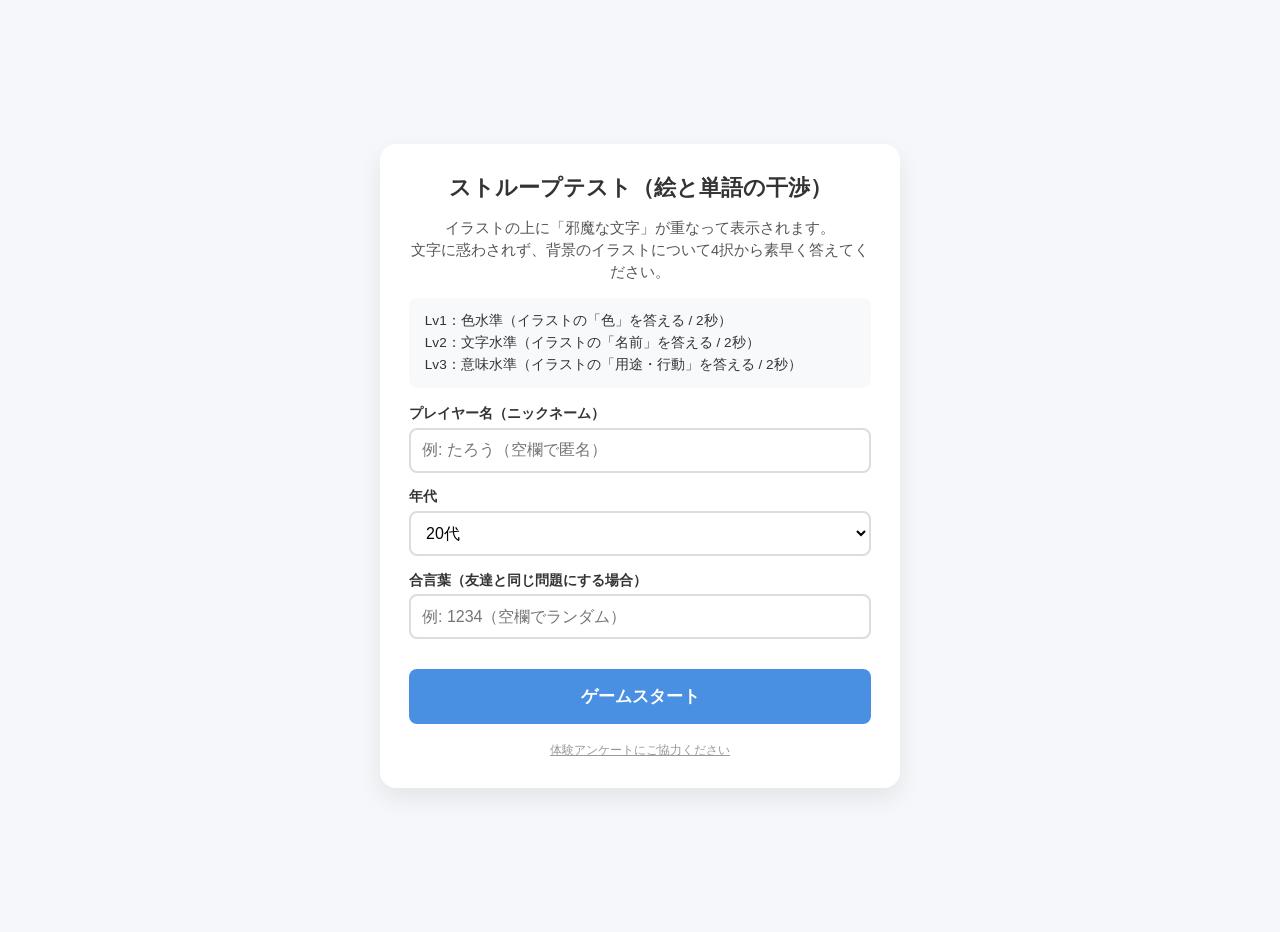
<file: stroop/index.html>
<!DOCTYPE html>
<html lang="ja">
<head>
  <meta charset="UTF-8">
  <meta name="viewport" content="width=device-width, initial-scale=1.0">
  <title>ストループテスト（統制実験・統計版）</title>
  <style>
    :root {
      --primary: #4a90e2;
      --bg: #f5f7fa;
      --card: #ffffff;
      --text: #333333;
      --danger: #e74c3c;
      --success: #2ecc71;
    }
    body {
      font-family: 'Helvetica Neue', Arial, 'Hiragino Kaku Gothic ProN', 'Hiragino Sans', Meiryo, sans-serif;
      background-color: var(--bg);
      color: var(--text);
      margin: 0;
      padding: 1rem 0;
      display: flex;
      justify-content: center;
      align-items: center;
      min-height: 100vh;
    }
    .container {
      background: var(--card);
      width: 92%;
      max-width: 520px;
      padding: 1.8rem;
      border-radius: 16px;
      box-shadow: 0 10px 25px rgba(0,0,0,0.08);
      text-align: center;
      box-sizing: border-box;
    }
    .screen {
      display: none;
    }
    .screen.active {
      display: block;
    }
    h1 {
      font-size: 1.35rem;
      margin-top: 0;
      margin-bottom: 0.8rem;
    }
    h2 {
      font-size: 1.15rem;
      margin-top: 1.5rem;
      margin-bottom: 0.5rem;
    }
    p {
      line-height: 1.5;
      color: #555;
      font-size: 0.92rem;
    }
    .input-group {
      margin: 0.9rem 0;
      text-align: left;
    }
    .input-group label {
      display: block;
      margin-bottom: 0.3rem;
      font-weight: bold;
      font-size: 0.88rem;
    }
    input[type="text"], select {
      padding: 0.7rem;
      font-size: 1rem;
      border: 2px solid #ddd;
      border-radius: 8px;
      width: 100%;
      box-sizing: border-box;
      background-color: #fff;
    }
    .btn {
      background-color: var(--primary);
      color: white;
      border: none;
      padding: 1rem 2rem;
      font-size: 1.05rem;
      border-radius: 8px;
      cursor: pointer;
      transition: opacity 0.2s, transform 0.1s;
      width: 100%;
      margin-top: 1rem;
      font-weight: bold;
    }
    .btn:active {
      transform: scale(0.98);
    }
    .btn:hover {
      opacity: 0.9;
    }
    .status-bar {
      display: flex;
      justify-content: space-between;
      font-weight: bold;
      margin-bottom: 0.5rem;
      font-size: 0.95rem;
    }
    .timer-bar-container {
      width: 100%;
      height: 10px;
      background-color: #eee;
      border-radius: 5px;
      overflow: hidden;
      margin-bottom: 1rem;
    }
    .timer-bar {
      height: 100%;
      background-color: var(--primary);
      width: 100%;
      transition: width 0.05s linear;
    }
    .rule-badge {
      display: inline-block;
      background: #eef5ff;
      color: var(--primary);
      padding: 0.4rem 0.9rem;
      border-radius: 20px;
      font-weight: bold;
      margin-bottom: 1rem;
      font-size: 0.88rem;
    }
    .stimulus-area {
      height: 175px;
      display: flex;
      justify-content: center;
      align-items: center;
      margin-bottom: 1.2rem;
      position: relative;
      background: #fafafa;
      border-radius: 12px;
      border: 1px solid #eee;
      overflow: hidden;
    }
    .stimulus-icon {
      font-size: 6rem;
      user-select: none;
    }
    .stimulus-img {
      max-height: 145px;
      max-width: 100%;
      object-fit: contain;
    }
    .stroop-word {
      position: absolute;
      top: 50%;
      left: 50%;
      transform: translate(-50%, -50%);
      font-size: 1.9rem;
      font-weight: 900;
      color: #111111;
      background-color: rgba(255, 255, 255, 0.85);
      padding: 0.2rem 0.8rem;
      border-radius: 6px;
      border: 2px solid #222;
      white-space: nowrap;
      pointer-events: none;
      user-select: none;
      box-shadow: 0 4px 10px rgba(0,0,0,0.15);
    }
    .choices-grid {
      display: grid;
      grid-template-columns: 1fr 1fr;
      gap: 10px;
    }
    .choice-btn {
      background: #f8f9fa;
      border: 2px solid #dee2e6;
      padding: 0.95rem 0.4rem;
      font-size: 0.98rem;
      border-radius: 10px;
      cursor: pointer;
      color: var(--text);
      font-weight: bold;
      transition: all 0.15s;
      min-height: 54px;
      display: flex;
      justify-content: center;
      align-items: center;
    }
    .choice-btn:hover:not(:disabled) {
      background: #e9ecef;
    }
    .choice-btn:disabled {
      cursor: not-allowed;
    }
    /* 解答後の正解・干渉ワードハイライト用 */
    .choice-btn.correct-highlight {
      background-color: #d4edda !important;
      border-color: var(--success) !important;
      color: #155724 !important;
    }
    .choice-btn.wrong-highlight {
      background-color: #f8d7da !important;
      border-color: var(--danger) !important;
      color: #721c24 !important;
    }
    .feedback-overlay {
      position: absolute;
      font-size: 4.5rem;
      font-weight: bold;
      pointer-events: none;
      opacity: 0;
      transition: opacity 0.15s;
      z-index: 10;
      text-shadow: 0 2px 6px rgba(255,255,255,0.9);
    }
    .result-table {
      width: 100%;
      border-collapse: collapse;
      margin: 0.8rem 0;
      font-size: 0.84rem;
    }
    .result-table th, .result-table td {
      border: 1px solid #ddd;
      padding: 0.55rem 0.2rem;
      text-align: center;
    }
    .result-table th {
      background-color: #f2f4f8;
    }
    .info-box {
      font-size: 0.88rem;
      color: #444;
      margin-bottom: 1rem;
      background: #f8f9fa;
      padding: 0.8rem;
      border-radius: 8px;
      text-align: left;
      line-height: 1.6;
    }
    .tab-group {
      display: flex;
      gap: 8px;
      margin-bottom: 0.5rem;
    }
    .tab-btn {
      flex: 1;
      padding: 0.5rem;
      font-size: 0.85rem;
      border: 1px solid var(--primary);
      background: #fff;
      color: var(--primary);
      border-radius: 6px;
      cursor: pointer;
      font-weight: bold;
    }
    .tab-btn.active {
      background: var(--primary);
      color: #fff;
    }
  </style>
</head>
<body>

<div class="container">
  <!-- 1. タイトル画面 -->
  <div id="screen-start" class="screen active">
    <h1>ストループテスト（絵と単語の干渉）</h1>
    <p>イラストの上に「邪魔な文字」が重なって表示されます。<br>文字に惑わされず、背景のイラストについて4択から素早く答えてください。</p>
    <div style="text-align: left; background: #f8f9fa; padding: 0.8rem 1rem; border-radius: 8px; font-size: 0.85rem; margin-bottom: 1rem; line-height: 1.6;">
      <div>Lv1：色水準（イラストの「色」を答える / 2秒）</div>
      <div>Lv2：文字水準（イラストの「名前」を答える / 2秒）</div>
      <div>Lv3：意味水準（イラストの「用途・行動」を答える / 2秒）</div>
    </div>
    
    <div class="input-group">
      <label for="player-name">プレイヤー名（ニックネーム）</label>
      <input type="text" id="player-name" placeholder="例: たろう（空欄で匿名）">
    </div>

    <div class="input-group">
      <label for="player-age">年代</label>
      <select id="player-age">
        <option value="1桁代">1桁代（0〜9歳）</option>
        <option value="10代">10代</option>
        <option value="20代" selected>20代</option>
        <option value="30代">30代</option>
        <option value="40代">40代</option>
        <option value="50代">50代</option>
        <option value="60代">60代</option>
        <option value="70代">70代</option>
        <option value="80代">80代</option>
        <option value="90代">90代</option>
        <option value="100代">100代以上</option>
      </select>
    </div>

    <div class="input-group">
      <label for="seed-input">合言葉（友達と同じ問題にする場合）</label>
      <input type="text" id="seed-input" placeholder="例: 1234（空欄でランダム）">
    </div>

    <button class="btn" onclick="initGame()">ゲームスタート</button>
    <div style="text-align:center;margin-top:18px;font-size:12px;color:#999;">
      <a href="https://docs.google.com/forms/d/e/1FAIpQLSe8vPjZp2uQzX22AscFTMUvPbkRwTQoIliISU3TQTIvAKB43w/viewform" target="_blank" rel="noopener" style="color:#999;text-decoration:underline;">体験アンケートにご協力ください</a>
    </div>
  </div>

  <!-- 2. レベル案内画面 -->
  <div id="screen-intro" class="screen">
    <h2 id="intro-title">Lv1</h2>
    <p id="intro-desc">説明</p>
    <p style="font-size: 0.85rem; color: #666;">※上に重なっている文字は無視してください！</p>
    <p id="intro-time" style="font-weight:bold; color: var(--danger);"></p>
    <button class="btn" onclick="startLevel()">スタート</button>
  </div>

  <!-- 3. ゲームプレイ画面 -->
  <div id="screen-play" class="screen">
    <div class="status-bar">
      <span id="play-level">Lv1</span>
      <span id="play-progress">1 / 10</span>
    </div>
    <div class="timer-bar-container">
      <div id="timer-bar" class="timer-bar"></div>
    </div>
    <div id="play-rule" class="rule-badge">ルール</div>
    <div class="stimulus-area">
      <div id="stimulus-content"></div>
      <div id="stroop-word" class="stroop-word"></div>
      <div id="feedback" class="feedback-overlay"></div>
    </div>
    <div id="choices" class="choices-grid"></div>
  </div>

  <!-- 4. リザルト画面 -->
  <div id="screen-result" class="screen">
    <h1>実験結果・統計</h1>
    <div id="result-meta" class="info-box"></div>
    
    <h2>あなたの記録</h2>
    <table class="result-table">
      <thead>
        <tr>
          <th>レベル</th>
          <th>正解数</th>
          <th>平均反応時間</th>
          <th>文字につられた数</th>
        </tr>
      </thead>
      <tbody id="result-tbody"></tbody>
    </table>

    <h2>オンライン統計・ランキング</h2>
    <div id="online-status" style="font-size:0.9rem; color:#666; margin: 1rem 0;">データを送信・集計中...</div>
    
    <div id="global-stats-area" style="display:none;">
      <div id="global-stats-box" class="info-box"></div>
      
      <div class="tab-group">
        <button id="tab-all" class="tab-btn active" onclick="switchRankingTab('all')">全体ランキング</button>
        <button id="tab-seed" class="tab-btn" onclick="switchRankingTab('seed')">同じ合言葉のみ</button>
      </div>

      <table class="result-table">
        <thead>
          <tr>
            <th>順位</th>
            <th>名前(年代)</th>
            <th>正解</th>
            <th>平均時間</th>
            <th>合言葉</th>
          </tr>
        </thead>
        <tbody id="ranking-tbody"></tbody>
      </table>
    </div>

    <button class="btn" onclick="resetGame()">タイトルへ戻る</button>
    <div style="text-align:center;margin-top:18px;font-size:12px;color:#999;">
      <a href="https://docs.google.com/forms/d/e/1FAIpQLSe8vPjZp2uQzX22AscFTMUvPbkRwTQoIliISU3TQTIvAKB43w/viewform" target="_blank" rel="noopener" style="color:#999;text-decoration:underline;">体験アンケートにご協力ください</a>
    </div>
  </div>
</div>

<script>
  // ★ここにGASの「ウェブアプリのURL」を貼り付けてください★
  const GAS_URL = "https://script.google.com/macros/s/AKfycbzH0PKaNkT91EBtvOpBeYo-M4rYh-qdX8CW-h9tJryxEOkjSNLIdUeatIrRHNW1wZr2/exec";

  // 問題データベース
  const ITEM_POOL = [
    { id: 1, icon: "📮", image: "", color: "赤", name: "ポスト", action: "手紙を入れる" },
    { id: 2, icon: "🍊", image: "", color: "オレンジ", name: "みかん", action: "皮をむいて食べる" },
    { id: 3, icon: "🍌", image: "", color: "黄色", name: "バナナ", action: "房からちぎる" },
    { id: 4, icon: "🌲", image: "", color: "緑", name: "木", action: "光合成をする" },
    { id: 5, icon: "🚙", image: "", color: "青", name: "車", action: "運転して移動する" },
    { id: 6, icon: "🍆", image: "", color: "紫", name: "なす", action: "料理して食べる" },
    { id: 7, icon: "⛄", image: "", color: "白", name: "雪だるま", action: "雪を丸めて作る" },
    { id: 8, icon: "🐈‍⬛", image: "", color: "黒", name: "黒猫", action: "なでて可愛がる" },
    { id: 9, icon: "🐷", image: "", color: "ピンク", name: "ブタ", action: "鳴き声をあげる" },
    { id: 10, icon: "📦", image: "", color: "茶色", name: "段ボール", action: "荷物を詰める" },
    { id: 11, icon: "🐘", image: "", color: "灰色", name: "ゾウ", action: "長い鼻を使う" },
    { id: 12, icon: "👑", image: "", color: "金", name: "王冠", action: "頭にかぶる" },
    { id: 13, icon: "🥄", image: "", color: "銀", name: "スプーン", action: "すくって食べる" },
    { id: 14, icon: "🌊", image: "", color: "水色", name: "波", action: "海岸に打ち寄せる" },
    { id: 15, icon: "🥬", image: "", color: "黄緑", name: "ほうれんそう", action: "茹でて食べる" }
  ];

  // 全レベルの制限時間を2000ミリ秒（2秒）に統一
  const LEVELS = [
    { level: 1, key: "color", title: "Lv1：色水準", desc: "文字は無視して、イラストの「色」を答えてください。", timeLimit: 2000 },
    { level: 2, key: "name", title: "Lv2：文字水準", desc: "文字は無視して、イラストの「名前」を答えてください。", timeLimit: 2000 },
    { level: 3, key: "action", title: "Lv3：意味水準", desc: "文字は無視して、イラストの「用途・行動」を答えてください。", timeLimit: 2000 }
  ];

  const QUESTIONS_PER_LEVEL = 10;

  let rng = Math.random;
  let playerName = "";
  let playerAge = "";
  let currentSeedStr = "";
  let currentLevelIdx = 0;
  let currentQuestionIdx = 0;
  let levelQuestions = [];
  let timerInterval = null;
  let questionStartTime = 0;
  let isAnswering = false;
  let stats = [];
  let allServerRecords = [];

  function createSeededRandom(seedStr) {
    let h = 2166136261 >>> 0;
    for (let i = 0; i < seedStr.length; i++) {
      h = Math.imul(h ^ seedStr.charCodeAt(i), 16777619);
    }
    let a = h >>> 0;
    return function() {
      let t = a += 0x6D2B79F5;
      t = Math.imul(t ^ t >>> 15, t | 1);
      t ^= t + Math.imul(t ^ t >>> 7, t | 61);
      return ((t ^ t >>> 14) >>> 0) / 4294967296;
    };
  }

  function shuffle(array) {
    const arr = array.slice();
    for (let i = arr.length - 1; i > 0; i--) {
      const j = Math.floor(rng() * (i + 1));
      const temp = arr[i];
      arr[i] = arr[j];
      arr[j] = temp;
    }
    return arr;
  }

  function showScreen(screenId) {
    document.querySelectorAll('.screen').forEach(el => el.classList.remove('active'));
    document.getElementById(screenId).classList.add('active');
  }

  function initGame() {
    const nameVal = document.getElementById('player-name').value.trim();
    playerName = nameVal === "" ? "匿名" : nameVal;
    playerAge = document.getElementById('player-age').value;

    const inputVal = document.getElementById('seed-input').value.trim();
    if (inputVal === "") {
      currentSeedStr = Math.floor(1000 + Math.random() * 9000).toString();
    } else {
      currentSeedStr = inputVal;
    }
    rng = createSeededRandom(currentSeedStr);
    currentLevelIdx = 0;
    stats = LEVELS.map(() => ({ correct: 0, times: [], stroopErrors: 0 }));
    prepareLevelIntro();
  }

  function prepareLevelIntro() {
    const lv = LEVELS[currentLevelIdx];
    document.getElementById('intro-title').textContent = lv.title;
    document.getElementById('intro-desc').textContent = lv.desc;
    document.getElementById('intro-time').textContent = "1問あたりの制限時間：" + (lv.timeLimit / 1000) + "秒";
    showScreen('screen-intro');
  }

  function startLevel() {
    const lv = LEVELS[currentLevelIdx];
    const shuffledPool = shuffle(ITEM_POOL);
    levelQuestions = [];

    for (let i = 0; i < QUESTIONS_PER_LEVEL; i++) {
      const target = shuffledPool[i % shuffledPool.length];
      const correctAns = target[lv.key];

      const otherAnswers = ITEM_POOL
        .filter(item => item[lv.key] !== correctAns)
        .map(item => item[lv.key]);
      
      const uniqueOthers = Array.from(new Set(otherAnswers));
      const shuffledOthers = shuffle(uniqueOthers);

      const incongruentWord = shuffledOthers[0];
      const otherDistractors = shuffledOthers.slice(1, 3);
      const choices = shuffle([correctAns, incongruentWord, ...otherDistractors]);

      levelQuestions.push({
        target: target,
        correctAns: correctAns,
        incongruentWord: incongruentWord,
        choices: choices
      });
    }

    currentQuestionIdx = 0;
    showScreen('screen-play');
    nextQuestion();
  }

  function nextQuestion() {
    if (currentQuestionIdx >= QUESTIONS_PER_LEVEL) {
      finishLevel();
      return;
    }

    const lv = LEVELS[currentLevelIdx];
    const q = levelQuestions[currentQuestionIdx];

    document.getElementById('play-level').textContent = lv.title;
    document.getElementById('play-progress').textContent = (currentQuestionIdx + 1) + " / " + QUESTIONS_PER_LEVEL;
    document.getElementById('play-rule').textContent = lv.desc;

    const stimContainer = document.getElementById('stimulus-content');
    stimContainer.innerHTML = "";
    if (q.target.image && q.target.image !== "") {
      const img = document.createElement('img');
      img.src = q.target.image;
      img.className = 'stimulus-img';
      stimContainer.appendChild(img);
    } else {
      const span = document.createElement('span');
      span.className = 'stimulus-icon';
      span.textContent = q.target.icon;
      stimContainer.appendChild(span);
    }

    const wordEl = document.getElementById('stroop-word');
    wordEl.textContent = q.incongruentWord;
    wordEl.style.fontSize = lv.key === "action" ? "1.3rem" : "1.9rem";

    const choicesContainer = document.getElementById('choices');
    choicesContainer.innerHTML = "";
    q.choices.forEach(choiceText => {
      const btn = document.createElement('button');
      btn.className = 'choice-btn';
      btn.textContent = choiceText;
      btn.onclick = () => handleAnswer(choiceText, btn);
      choicesContainer.appendChild(btn);
    });

    isAnswering = true;
    questionStartTime = performance.now();
    startTimer(lv.timeLimit);
  }

  function startTimer(duration) {
    clearInterval(timerInterval);
    const bar = document.getElementById('timer-bar');
    bar.style.width = '100%';
    bar.style.backgroundColor = 'var(--primary)';

    timerInterval = setInterval(() => {
      const elapsed = performance.now() - questionStartTime;
      const remaining = Math.max(0, duration - elapsed);
      const percent = (remaining / duration) * 100;
      bar.style.width = percent + '%';

      if (percent < 30) {
        bar.style.backgroundColor = 'var(--danger)';
      }

      if (remaining <= 0) {
        clearInterval(timerInterval);
        if (isAnswering) {
          handleAnswer(null, null);
        }
      }
    }, 20);
  }

  function handleAnswer(selectedText, clickedBtn) {
    if (!isAnswering) return;
    isAnswering = false;
    clearInterval(timerInterval);

    const reactionTime = performance.now() - questionStartTime;
    const q = levelQuestions[currentQuestionIdx];
    const isCorrect = (selectedText === q.correctAns);

    if (isCorrect) {
      stats[currentLevelIdx].correct++;
      stats[currentLevelIdx].times.push(reactionTime);
    } else if (selectedText === q.incongruentWord) {
      stats[currentLevelIdx].stroopErrors++;
    }

    // ボタンの無効化と正解のハイライト表示
    document.querySelectorAll('.choice-btn').forEach(b => {
      b.disabled = true;
      if (b.textContent === q.correctAns) {
        b.classList.add('correct-highlight');
      }
    });
    if (!isCorrect && clickedBtn) {
      clickedBtn.classList.add('wrong-highlight');
    }

    const fb = document.getElementById('feedback');
    if (selectedText === null) {
      fb.textContent = "時間切れ";
      fb.style.fontSize = "2.4rem";
      fb.style.color = "var(--danger)";
    } else if (isCorrect) {
      fb.textContent = "⭕";
      fb.style.fontSize = "4.5rem";
      fb.style.color = "var(--success)";
    } else {
      fb.textContent = "❌";
      fb.style.fontSize = "4.5rem";
      fb.style.color = "var(--danger)";
    }
    fb.style.opacity = "1";

    // 確認しやすいよう0.65秒後に次の問題へ
    setTimeout(() => {
      fb.style.opacity = "0";
      currentQuestionIdx++;
      nextQuestion();
    }, 650);
  }

  function finishLevel() {
    currentLevelIdx++;
    if (currentLevelIdx < LEVELS.length) {
      prepareLevelIntro();
    } else {
      showResults();
    }
  }

  function calcAvgSec(timesArray) {
    if (timesArray.length === 0) return 0;
    const sum = timesArray.reduce((a, b) => a + b, 0);
    return Number(((sum / timesArray.length) / 1000).toFixed(2));
  }

  function showResults() {
    showScreen('screen-result');
    document.getElementById('result-meta').innerHTML = 
      `プレイヤー名: ${playerName}（${playerAge}）<br>使用した合言葉: ${currentSeedStr}`;

    const tbody = document.getElementById('result-tbody');
    tbody.innerHTML = "";

    let totalCorrect = 0;
    let allTimes = [];
    let totalStroopErrors = 0;

    LEVELS.forEach((lv, idx) => {
      const st = stats[idx];
      totalCorrect += st.correct;
      allTimes = allTimes.concat(st.times);
      totalStroopErrors += st.stroopErrors;

      const avgSec = calcAvgSec(st.times);
      const avgTimeStr = avgSec > 0 ? avgSec + " 秒" : "-";

      const tr = document.createElement('tr');
      tr.innerHTML = `
        <td>${lv.title}</td>
        <td>${st.correct} / ${QUESTIONS_PER_LEVEL}</td>
        <td>${avgTimeStr}</td>
        <td>${st.stroopErrors} 回</td>
      `;
      tbody.appendChild(tr);
    });

    const payload = {
      name: playerName,
      ageGroup: playerAge,
      seed: currentSeedStr,
      totalCorrect: totalCorrect,
      totalAvgTime: calcAvgSec(allTimes),
      totalStroopErrors: totalStroopErrors,
      lv1Correct: stats[0].correct,
      lv1Time: calcAvgSec(stats[0].times),
      lv1Stroop: stats[0].stroopErrors,
      lv2Correct: stats[1].correct,
      lv2Time: calcAvgSec(stats[1].times),
      lv2Stroop: stats[1].stroopErrors,
      lv3Correct: stats[2].correct,
      lv3Time: calcAvgSec(stats[2].times),
      lv3Stroop: stats[2].stroopErrors
    };

    sendAndFetchData(payload);
  }

  async function sendAndFetchData(payload) {
    const statusEl = document.getElementById('online-status');
    const areaEl = document.getElementById('global-stats-area');
    
    if (!GAS_URL || GAS_URL.includes("ここに")) {
      statusEl.textContent = "※GASのURLが未設定のため、オンライン集計は表示されません。";
      return;
    }

    statusEl.style.display = "block";
    statusEl.textContent = "結果をサーバーに送信し、統計データを取得しています...";
    areaEl.style.display = "none";

    try {
      await fetch(GAS_URL, {
        method: "POST",
        headers: { "Content-Type": "text/plain" },
        body: JSON.stringify(payload)
      });

      const res = await fetch(GAS_URL);
      const data = await res.json();

      statusEl.style.display = "none";
      areaEl.style.display = "block";

      if (data.stats) {
        document.getElementById('global-stats-box').innerHTML = `
          総プレイ回数：${data.stats.totalPlays} 回<br>
          全体の平均反応時間：Lv1（${data.stats.avgLv1Time}秒） / Lv2（${data.stats.avgLv2Time}秒） / Lv3（${data.stats.avgLv3Time}秒）<br>
          文字につられた平均回数：1プレイあたり ${data.stats.avgStroopErrors} 回
        `;
      }

      allServerRecords = data.records || [];
      switchRankingTab('all');

    } catch (err) {
      statusEl.textContent = "通信エラーが発生しました。URLやGASの公開設定（アクセスできるユーザー：全員）を確認してください。";
    }
  }

  function switchRankingTab(mode) {
    document.getElementById('tab-all').classList.toggle('active', mode === 'all');
    document.getElementById('tab-seed').classList.toggle('active', mode === 'seed');

    const rTbody = document.getElementById('ranking-tbody');
    rTbody.innerHTML = "";

    let filtered = allServerRecords;
    if (mode === 'seed') {
      filtered = allServerRecords.filter(r => r.seed === currentSeedStr);
    }

    filtered.slice(0, 15).forEach((row, i) => {
      const tr = document.createElement('tr');
      const ageText = row.ageGroup ? `(${row.ageGroup})` : "";
      tr.innerHTML = `
        <td>${i + 1}位</td>
        <td>${row.name}${ageText}</td>
        <td>${row.totalCorrect} / 30</td>
        <td>${row.totalAvgTime < 900 ? row.totalAvgTime + "秒" : "-"}</td>
        <td>${row.seed}</td>
      `;
      rTbody.appendChild(tr);
    });
  }

  function resetGame() {
    showScreen('screen-start');
  }
</script>
</body>
</html>
</file>
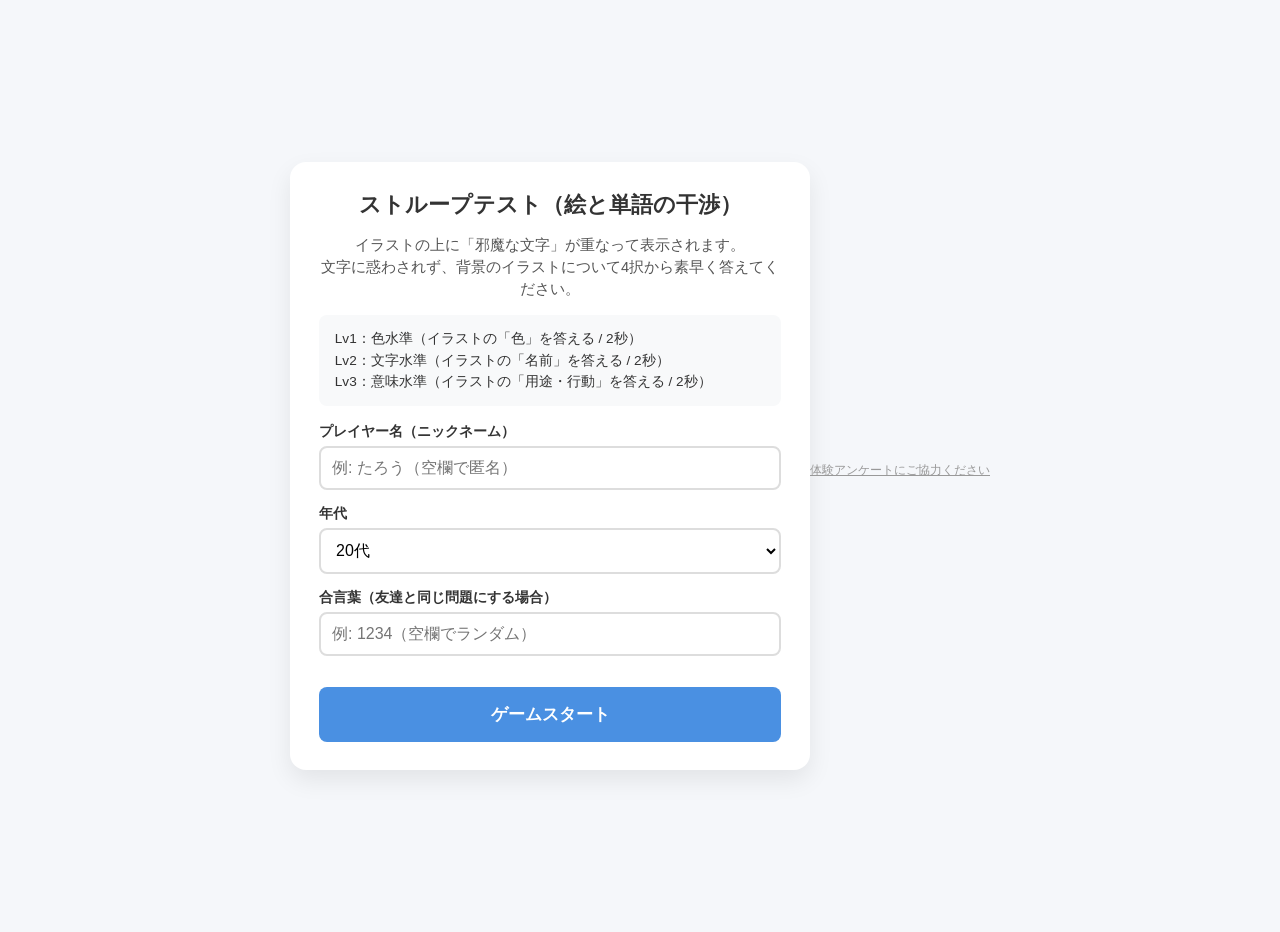
<file: stroop/stroop-formlink.html>
<!DOCTYPE html>
<html lang="ja">
<head>
  <meta charset="UTF-8">
  <meta name="viewport" content="width=device-width, initial-scale=1.0">
  <title>ストループテスト（統制実験・統計版）</title>
  <style>
    :root {
      --primary: #4a90e2;
      --bg: #f5f7fa;
      --card: #ffffff;
      --text: #333333;
      --danger: #e74c3c;
      --success: #2ecc71;
    }
    body {
      font-family: 'Helvetica Neue', Arial, 'Hiragino Kaku Gothic ProN', 'Hiragino Sans', Meiryo, sans-serif;
      background-color: var(--bg);
      color: var(--text);
      margin: 0;
      padding: 1rem 0;
      display: flex;
      justify-content: center;
      align-items: center;
      min-height: 100vh;
    }
    .container {
      background: var(--card);
      width: 92%;
      max-width: 520px;
      padding: 1.8rem;
      border-radius: 16px;
      box-shadow: 0 10px 25px rgba(0,0,0,0.08);
      text-align: center;
      box-sizing: border-box;
    }
    .screen {
      display: none;
    }
    .screen.active {
      display: block;
    }
    h1 {
      font-size: 1.35rem;
      margin-top: 0;
      margin-bottom: 0.8rem;
    }
    h2 {
      font-size: 1.15rem;
      margin-top: 1.5rem;
      margin-bottom: 0.5rem;
    }
    p {
      line-height: 1.5;
      color: #555;
      font-size: 0.92rem;
    }
    .input-group {
      margin: 0.9rem 0;
      text-align: left;
    }
    .input-group label {
      display: block;
      margin-bottom: 0.3rem;
      font-weight: bold;
      font-size: 0.88rem;
    }
    input[type="text"], select {
      padding: 0.7rem;
      font-size: 1rem;
      border: 2px solid #ddd;
      border-radius: 8px;
      width: 100%;
      box-sizing: border-box;
      background-color: #fff;
    }
    .btn {
      background-color: var(--primary);
      color: white;
      border: none;
      padding: 1rem 2rem;
      font-size: 1.05rem;
      border-radius: 8px;
      cursor: pointer;
      transition: opacity 0.2s, transform 0.1s;
      width: 100%;
      margin-top: 1rem;
      font-weight: bold;
    }
    .btn:active {
      transform: scale(0.98);
    }
    .btn:hover {
      opacity: 0.9;
    }
    .status-bar {
      display: flex;
      justify-content: space-between;
      font-weight: bold;
      margin-bottom: 0.5rem;
      font-size: 0.95rem;
    }
    .timer-bar-container {
      width: 100%;
      height: 10px;
      background-color: #eee;
      border-radius: 5px;
      overflow: hidden;
      margin-bottom: 1rem;
    }
    .timer-bar {
      height: 100%;
      background-color: var(--primary);
      width: 100%;
      transition: width 0.05s linear;
    }
    .rule-badge {
      display: inline-block;
      background: #eef5ff;
      color: var(--primary);
      padding: 0.4rem 0.9rem;
      border-radius: 20px;
      font-weight: bold;
      margin-bottom: 1rem;
      font-size: 0.88rem;
    }
    .stimulus-area {
      height: 175px;
      display: flex;
      justify-content: center;
      align-items: center;
      margin-bottom: 1.2rem;
      position: relative;
      background: #fafafa;
      border-radius: 12px;
      border: 1px solid #eee;
      overflow: hidden;
    }
    .stimulus-icon {
      font-size: 6rem;
      user-select: none;
    }
    .stimulus-img {
      max-height: 145px;
      max-width: 100%;
      object-fit: contain;
    }
    .stroop-word {
      position: absolute;
      top: 50%;
      left: 50%;
      transform: translate(-50%, -50%);
      font-size: 1.9rem;
      font-weight: 900;
      color: #111111;
      background-color: rgba(255, 255, 255, 0.85);
      padding: 0.2rem 0.8rem;
      border-radius: 6px;
      border: 2px solid #222;
      white-space: nowrap;
      pointer-events: none;
      user-select: none;
      box-shadow: 0 4px 10px rgba(0,0,0,0.15);
    }
    .choices-grid {
      display: grid;
      grid-template-columns: 1fr 1fr;
      gap: 10px;
    }
    .choice-btn {
      background: #f8f9fa;
      border: 2px solid #dee2e6;
      padding: 0.95rem 0.4rem;
      font-size: 0.98rem;
      border-radius: 10px;
      cursor: pointer;
      color: var(--text);
      font-weight: bold;
      transition: all 0.15s;
      min-height: 54px;
      display: flex;
      justify-content: center;
      align-items: center;
    }
    .choice-btn:hover:not(:disabled) {
      background: #e9ecef;
    }
    .choice-btn:disabled {
      cursor: not-allowed;
    }
    /* 解答後の正解・干渉ワードハイライト用 */
    .choice-btn.correct-highlight {
      background-color: #d4edda !important;
      border-color: var(--success) !important;
      color: #155724 !important;
    }
    .choice-btn.wrong-highlight {
      background-color: #f8d7da !important;
      border-color: var(--danger) !important;
      color: #721c24 !important;
    }
    .feedback-overlay {
      position: absolute;
      font-size: 4.5rem;
      font-weight: bold;
      pointer-events: none;
      opacity: 0;
      transition: opacity 0.15s;
      z-index: 10;
      text-shadow: 0 2px 6px rgba(255,255,255,0.9);
    }
    .result-table {
      width: 100%;
      border-collapse: collapse;
      margin: 0.8rem 0;
      font-size: 0.84rem;
    }
    .result-table th, .result-table td {
      border: 1px solid #ddd;
      padding: 0.55rem 0.2rem;
      text-align: center;
    }
    .result-table th {
      background-color: #f2f4f8;
    }
    .info-box {
      font-size: 0.88rem;
      color: #444;
      margin-bottom: 1rem;
      background: #f8f9fa;
      padding: 0.8rem;
      border-radius: 8px;
      text-align: left;
      line-height: 1.6;
    }
    .tab-group {
      display: flex;
      gap: 8px;
      margin-bottom: 0.5rem;
    }
    .tab-btn {
      flex: 1;
      padding: 0.5rem;
      font-size: 0.85rem;
      border: 1px solid var(--primary);
      background: #fff;
      color: var(--primary);
      border-radius: 6px;
      cursor: pointer;
      font-weight: bold;
    }
    .tab-btn.active {
      background: var(--primary);
      color: #fff;
    }
  </style>
</head>
<body>

<div class="container">
  <!-- 1. タイトル画面 -->
  <div id="screen-start" class="screen active">
    <h1>ストループテスト（絵と単語の干渉）</h1>
    <p>イラストの上に「邪魔な文字」が重なって表示されます。<br>文字に惑わされず、背景のイラストについて4択から素早く答えてください。</p>
    <div style="text-align: left; background: #f8f9fa; padding: 0.8rem 1rem; border-radius: 8px; font-size: 0.85rem; margin-bottom: 1rem; line-height: 1.6;">
      <div>Lv1：色水準（イラストの「色」を答える / 2秒）</div>
      <div>Lv2：文字水準（イラストの「名前」を答える / 2秒）</div>
      <div>Lv3：意味水準（イラストの「用途・行動」を答える / 2秒）</div>
    </div>
    
    <div class="input-group">
      <label for="player-name">プレイヤー名（ニックネーム）</label>
      <input type="text" id="player-name" placeholder="例: たろう（空欄で匿名）">
    </div>

    <div class="input-group">
      <label for="player-age">年代</label>
      <select id="player-age">
        <option value="1桁代">1桁代（0〜9歳）</option>
        <option value="10代">10代</option>
        <option value="20代" selected>20代</option>
        <option value="30代">30代</option>
        <option value="40代">40代</option>
        <option value="50代">50代</option>
        <option value="60代">60代</option>
        <option value="70代">70代</option>
        <option value="80代">80代</option>
        <option value="90代">90代</option>
        <option value="100代">100代以上</option>
      </select>
    </div>

    <div class="input-group">
      <label for="seed-input">合言葉（友達と同じ問題にする場合）</label>
      <input type="text" id="seed-input" placeholder="例: 1234（空欄でランダム）">
    </div>

    <button class="btn" onclick="initGame()">ゲームスタート</button>
  </div>

  <!-- 2. レベル案内画面 -->
  <div id="screen-intro" class="screen">
    <h2 id="intro-title">Lv1</h2>
    <p id="intro-desc">説明</p>
    <p style="font-size: 0.85rem; color: #666;">※上に重なっている文字は無視してください！</p>
    <p id="intro-time" style="font-weight:bold; color: var(--danger);"></p>
    <button class="btn" onclick="startLevel()">スタート</button>
  </div>

  <!-- 3. ゲームプレイ画面 -->
  <div id="screen-play" class="screen">
    <div class="status-bar">
      <span id="play-level">Lv1</span>
      <span id="play-progress">1 / 10</span>
    </div>
    <div class="timer-bar-container">
      <div id="timer-bar" class="timer-bar"></div>
    </div>
    <div id="play-rule" class="rule-badge">ルール</div>
    <div class="stimulus-area">
      <div id="stimulus-content"></div>
      <div id="stroop-word" class="stroop-word"></div>
      <div id="feedback" class="feedback-overlay"></div>
    </div>
    <div id="choices" class="choices-grid"></div>
  </div>

  <!-- 4. リザルト画面 -->
  <div id="screen-result" class="screen">
    <h1>実験結果・統計</h1>
    <div id="result-meta" class="info-box"></div>
    
    <h2>あなたの記録</h2>
    <table class="result-table">
      <thead>
        <tr>
          <th>レベル</th>
          <th>正解数</th>
          <th>平均反応時間</th>
          <th>文字につられた数</th>
        </tr>
      </thead>
      <tbody id="result-tbody"></tbody>
    </table>

    <h2>オンライン統計・ランキング</h2>
    <div id="online-status" style="font-size:0.9rem; color:#666; margin: 1rem 0;">データを送信・集計中...</div>
    
    <div id="global-stats-area" style="display:none;">
      <div id="global-stats-box" class="info-box"></div>
      
      <div class="tab-group">
        <button id="tab-all" class="tab-btn active" onclick="switchRankingTab('all')">全体ランキング</button>
        <button id="tab-seed" class="tab-btn" onclick="switchRankingTab('seed')">同じ合言葉のみ</button>
      </div>

      <table class="result-table">
        <thead>
          <tr>
            <th>順位</th>
            <th>名前(年代)</th>
            <th>正解</th>
            <th>平均時間</th>
            <th>合言葉</th>
          </tr>
        </thead>
        <tbody id="ranking-tbody"></tbody>
      </table>
    </div>

    <button class="btn" onclick="resetGame()">タイトルへ戻る</button>
  </div>
</div>

<div style="text-align:center;padding:20px 0 12px;font-size:12px;color:#999;">
  <a href="https://docs.google.com/forms/d/e/1FAIpQLSe8vPjZp2uQzX22AscFTMUvPbkRwTQoIliISU3TQTIvAKB43w/viewform" target="_blank" rel="noopener" style="color:#999;text-decoration:underline;">体験アンケートにご協力ください</a>
</div>

<script>
  // ★ここにGASの「ウェブアプリのURL」を貼り付けてください★
  const GAS_URL = "https://script.google.com/macros/s/AKfycbzH0PKaNkT91EBtvOpBeYo-M4rYh-qdX8CW-h9tJryxEOkjSNLIdUeatIrRHNW1wZr2/exec";

  // 問題データベース
  const ITEM_POOL = [
    { id: 1, icon: "📮", image: "", color: "赤", name: "ポスト", action: "手紙を入れる" },
    { id: 2, icon: "🍊", image: "", color: "オレンジ", name: "みかん", action: "皮をむいて食べる" },
    { id: 3, icon: "🍌", image: "", color: "黄色", name: "バナナ", action: "房からちぎる" },
    { id: 4, icon: "🌲", image: "", color: "緑", name: "木", action: "光合成をする" },
    { id: 5, icon: "🚙", image: "", color: "青", name: "車", action: "運転して移動する" },
    { id: 6, icon: "🍆", image: "", color: "紫", name: "なす", action: "料理して食べる" },
    { id: 7, icon: "⛄", image: "", color: "白", name: "雪だるま", action: "雪を丸めて作る" },
    { id: 8, icon: "🐈‍⬛", image: "", color: "黒", name: "黒猫", action: "なでて可愛がる" },
    { id: 9, icon: "🐷", image: "", color: "ピンク", name: "ブタ", action: "鳴き声をあげる" },
    { id: 10, icon: "📦", image: "", color: "茶色", name: "段ボール", action: "荷物を詰める" },
    { id: 11, icon: "🐘", image: "", color: "灰色", name: "ゾウ", action: "長い鼻を使う" },
    { id: 12, icon: "👑", image: "", color: "金", name: "王冠", action: "頭にかぶる" },
    { id: 13, icon: "🥄", image: "", color: "銀", name: "スプーン", action: "すくって食べる" },
    { id: 14, icon: "🌊", image: "", color: "水色", name: "波", action: "海岸に打ち寄せる" },
    { id: 15, icon: "🥬", image: "", color: "黄緑", name: "キャベツ", action: "千切りにする" }
  ];

  // 全レベルの制限時間を2000ミリ秒（2秒）に統一
  const LEVELS = [
    { level: 1, key: "color", title: "Lv1：色水準", desc: "文字は無視して、イラストの「色」を答えてください。", timeLimit: 2000 },
    { level: 2, key: "name", title: "Lv2：文字水準", desc: "文字は無視して、イラストの「名前」を答えてください。", timeLimit: 2000 },
    { level: 3, key: "action", title: "Lv3：意味水準", desc: "文字は無視して、イラストの「用途・行動」を答えてください。", timeLimit: 2000 }
  ];

  const QUESTIONS_PER_LEVEL = 10;

  let rng = Math.random;
  let playerName = "";
  let playerAge = "";
  let currentSeedStr = "";
  let currentLevelIdx = 0;
  let currentQuestionIdx = 0;
  let levelQuestions = [];
  let timerInterval = null;
  let questionStartTime = 0;
  let isAnswering = false;
  let stats = [];
  let allServerRecords = [];

  function createSeededRandom(seedStr) {
    let h = 2166136261 >>> 0;
    for (let i = 0; i < seedStr.length; i++) {
      h = Math.imul(h ^ seedStr.charCodeAt(i), 16777619);
    }
    let a = h >>> 0;
    return function() {
      let t = a += 0x6D2B79F5;
      t = Math.imul(t ^ t >>> 15, t | 1);
      t ^= t + Math.imul(t ^ t >>> 7, t | 61);
      return ((t ^ t >>> 14) >>> 0) / 4294967296;
    };
  }

  function shuffle(array) {
    const arr = array.slice();
    for (let i = arr.length - 1; i > 0; i--) {
      const j = Math.floor(rng() * (i + 1));
      const temp = arr[i];
      arr[i] = arr[j];
      arr[j] = temp;
    }
    return arr;
  }

  function showScreen(screenId) {
    document.querySelectorAll('.screen').forEach(el => el.classList.remove('active'));
    document.getElementById(screenId).classList.add('active');
  }

  function initGame() {
    const nameVal = document.getElementById('player-name').value.trim();
    playerName = nameVal === "" ? "匿名" : nameVal;
    playerAge = document.getElementById('player-age').value;

    const inputVal = document.getElementById('seed-input').value.trim();
    if (inputVal === "") {
      currentSeedStr = Math.floor(1000 + Math.random() * 9000).toString();
    } else {
      currentSeedStr = inputVal;
    }
    rng = createSeededRandom(currentSeedStr);
    currentLevelIdx = 0;
    stats = LEVELS.map(() => ({ correct: 0, times: [], stroopErrors: 0 }));
    prepareLevelIntro();
  }

  function prepareLevelIntro() {
    const lv = LEVELS[currentLevelIdx];
    document.getElementById('intro-title').textContent = lv.title;
    document.getElementById('intro-desc').textContent = lv.desc;
    document.getElementById('intro-time').textContent = "1問あたりの制限時間：" + (lv.timeLimit / 1000) + "秒";
    showScreen('screen-intro');
  }

  function startLevel() {
    const lv = LEVELS[currentLevelIdx];
    const shuffledPool = shuffle(ITEM_POOL);
    levelQuestions = [];

    for (let i = 0; i < QUESTIONS_PER_LEVEL; i++) {
      const target = shuffledPool[i % shuffledPool.length];
      const correctAns = target[lv.key];

      const otherAnswers = ITEM_POOL
        .filter(item => item[lv.key] !== correctAns)
        .map(item => item[lv.key]);
      
      const uniqueOthers = Array.from(new Set(otherAnswers));
      const shuffledOthers = shuffle(uniqueOthers);

      const incongruentWord = shuffledOthers[0];
      const otherDistractors = shuffledOthers.slice(1, 3);
      const choices = shuffle([correctAns, incongruentWord, ...otherDistractors]);

      levelQuestions.push({
        target: target,
        correctAns: correctAns,
        incongruentWord: incongruentWord,
        choices: choices
      });
    }

    currentQuestionIdx = 0;
    showScreen('screen-play');
    nextQuestion();
  }

  function nextQuestion() {
    if (currentQuestionIdx >= QUESTIONS_PER_LEVEL) {
      finishLevel();
      return;
    }

    const lv = LEVELS[currentLevelIdx];
    const q = levelQuestions[currentQuestionIdx];

    document.getElementById('play-level').textContent = lv.title;
    document.getElementById('play-progress').textContent = (currentQuestionIdx + 1) + " / " + QUESTIONS_PER_LEVEL;
    document.getElementById('play-rule').textContent = lv.desc;

    const stimContainer = document.getElementById('stimulus-content');
    stimContainer.innerHTML = "";
    if (q.target.image && q.target.image !== "") {
      const img = document.createElement('img');
      img.src = q.target.image;
      img.className = 'stimulus-img';
      stimContainer.appendChild(img);
    } else {
      const span = document.createElement('span');
      span.className = 'stimulus-icon';
      span.textContent = q.target.icon;
      stimContainer.appendChild(span);
    }

    const wordEl = document.getElementById('stroop-word');
    wordEl.textContent = q.incongruentWord;
    wordEl.style.fontSize = lv.key === "action" ? "1.3rem" : "1.9rem";

    const choicesContainer = document.getElementById('choices');
    choicesContainer.innerHTML = "";
    q.choices.forEach(choiceText => {
      const btn = document.createElement('button');
      btn.className = 'choice-btn';
      btn.textContent = choiceText;
      btn.onclick = () => handleAnswer(choiceText, btn);
      choicesContainer.appendChild(btn);
    });

    isAnswering = true;
    questionStartTime = performance.now();
    startTimer(lv.timeLimit);
  }

  function startTimer(duration) {
    clearInterval(timerInterval);
    const bar = document.getElementById('timer-bar');
    bar.style.width = '100%';
    bar.style.backgroundColor = 'var(--primary)';

    timerInterval = setInterval(() => {
      const elapsed = performance.now() - questionStartTime;
      const remaining = Math.max(0, duration - elapsed);
      const percent = (remaining / duration) * 100;
      bar.style.width = percent + '%';

      if (percent < 30) {
        bar.style.backgroundColor = 'var(--danger)';
      }

      if (remaining <= 0) {
        clearInterval(timerInterval);
        if (isAnswering) {
          handleAnswer(null, null);
        }
      }
    }, 20);
  }

  function handleAnswer(selectedText, clickedBtn) {
    if (!isAnswering) return;
    isAnswering = false;
    clearInterval(timerInterval);

    const reactionTime = performance.now() - questionStartTime;
    const q = levelQuestions[currentQuestionIdx];
    const isCorrect = (selectedText === q.correctAns);

    if (isCorrect) {
      stats[currentLevelIdx].correct++;
      stats[currentLevelIdx].times.push(reactionTime);
    } else if (selectedText === q.incongruentWord) {
      stats[currentLevelIdx].stroopErrors++;
    }

    // ボタンの無効化と正解のハイライト表示
    document.querySelectorAll('.choice-btn').forEach(b => {
      b.disabled = true;
      if (b.textContent === q.correctAns) {
        b.classList.add('correct-highlight');
      }
    });
    if (!isCorrect && clickedBtn) {
      clickedBtn.classList.add('wrong-highlight');
    }

    const fb = document.getElementById('feedback');
    if (selectedText === null) {
      fb.textContent = "時間切れ";
      fb.style.fontSize = "2.4rem";
      fb.style.color = "var(--danger)";
    } else if (isCorrect) {
      fb.textContent = "⭕";
      fb.style.fontSize = "4.5rem";
      fb.style.color = "var(--success)";
    } else {
      fb.textContent = "❌";
      fb.style.fontSize = "4.5rem";
      fb.style.color = "var(--danger)";
    }
    fb.style.opacity = "1";

    // 確認しやすいよう0.65秒後に次の問題へ
    setTimeout(() => {
      fb.style.opacity = "0";
      currentQuestionIdx++;
      nextQuestion();
    }, 650);
  }

  function finishLevel() {
    currentLevelIdx++;
    if (currentLevelIdx < LEVELS.length) {
      prepareLevelIntro();
    } else {
      showResults();
    }
  }

  function calcAvgSec(timesArray) {
    if (timesArray.length === 0) return 0;
    const sum = timesArray.reduce((a, b) => a + b, 0);
    return Number(((sum / timesArray.length) / 1000).toFixed(2));
  }

  function showResults() {
    showScreen('screen-result');
    document.getElementById('result-meta').innerHTML = 
      `プレイヤー名: ${playerName}（${playerAge}）<br>使用した合言葉: ${currentSeedStr}`;

    const tbody = document.getElementById('result-tbody');
    tbody.innerHTML = "";

    let totalCorrect = 0;
    let allTimes = [];
    let totalStroopErrors = 0;

    LEVELS.forEach((lv, idx) => {
      const st = stats[idx];
      totalCorrect += st.correct;
      allTimes = allTimes.concat(st.times);
      totalStroopErrors += st.stroopErrors;

      const avgSec = calcAvgSec(st.times);
      const avgTimeStr = avgSec > 0 ? avgSec + " 秒" : "-";

      const tr = document.createElement('tr');
      tr.innerHTML = `
        <td>${lv.title}</td>
        <td>${st.correct} / ${QUESTIONS_PER_LEVEL}</td>
        <td>${avgTimeStr}</td>
        <td>${st.stroopErrors} 回</td>
      `;
      tbody.appendChild(tr);
    });

    const payload = {
      name: playerName,
      ageGroup: playerAge,
      seed: currentSeedStr,
      totalCorrect: totalCorrect,
      totalAvgTime: calcAvgSec(allTimes),
      totalStroopErrors: totalStroopErrors,
      lv1Correct: stats[0].correct,
      lv1Time: calcAvgSec(stats[0].times),
      lv1Stroop: stats[0].stroopErrors,
      lv2Correct: stats[1].correct,
      lv2Time: calcAvgSec(stats[1].times),
      lv2Stroop: stats[1].stroopErrors,
      lv3Correct: stats[2].correct,
      lv3Time: calcAvgSec(stats[2].times),
      lv3Stroop: stats[2].stroopErrors
    };

    sendAndFetchData(payload);
  }

  async function sendAndFetchData(payload) {
    const statusEl = document.getElementById('online-status');
    const areaEl = document.getElementById('global-stats-area');
    
    if (!GAS_URL || GAS_URL.includes("ここに")) {
      statusEl.textContent = "※GASのURLが未設定のため、オンライン集計は表示されません。";
      return;
    }

    statusEl.style.display = "block";
    statusEl.textContent = "結果をサーバーに送信し、統計データを取得しています...";
    areaEl.style.display = "none";

    try {
      await fetch(GAS_URL, {
        method: "POST",
        headers: { "Content-Type": "text/plain" },
        body: JSON.stringify(payload)
      });

      const res = await fetch(GAS_URL);
      const data = await res.json();

      statusEl.style.display = "none";
      areaEl.style.display = "block";

      if (data.stats) {
        document.getElementById('global-stats-box').innerHTML = `
          総プレイ回数：${data.stats.totalPlays} 回<br>
          全体の平均反応時間：Lv1（${data.stats.avgLv1Time}秒） / Lv2（${data.stats.avgLv2Time}秒） / Lv3（${data.stats.avgLv3Time}秒）<br>
          文字につられた平均回数：1プレイあたり ${data.stats.avgStroopErrors} 回
        `;
      }

      allServerRecords = data.records || [];
      switchRankingTab('all');

    } catch (err) {
      statusEl.textContent = "通信エラーが発生しました。URLやGASの公開設定（アクセスできるユーザー：全員）を確認してください。";
    }
  }

  function switchRankingTab(mode) {
    document.getElementById('tab-all').classList.toggle('active', mode === 'all');
    document.getElementById('tab-seed').classList.toggle('active', mode === 'seed');

    const rTbody = document.getElementById('ranking-tbody');
    rTbody.innerHTML = "";

    let filtered = allServerRecords;
    if (mode === 'seed') {
      filtered = allServerRecords.filter(r => r.seed === currentSeedStr);
    }

    filtered.slice(0, 15).forEach((row, i) => {
      const tr = document.createElement('tr');
      const ageText = row.ageGroup ? `(${row.ageGroup})` : "";
      tr.innerHTML = `
        <td>${i + 1}位</td>
        <td>${row.name}${ageText}</td>
        <td>${row.totalCorrect} / 30</td>
        <td>${row.totalAvgTime < 900 ? row.totalAvgTime + "秒" : "-"}</td>
        <td>${row.seed}</td>
      `;
      rTbody.appendChild(tr);
    });
  }

  function resetGame() {
    showScreen('screen-start');
  }
</script>
</body>
</html>
</file>
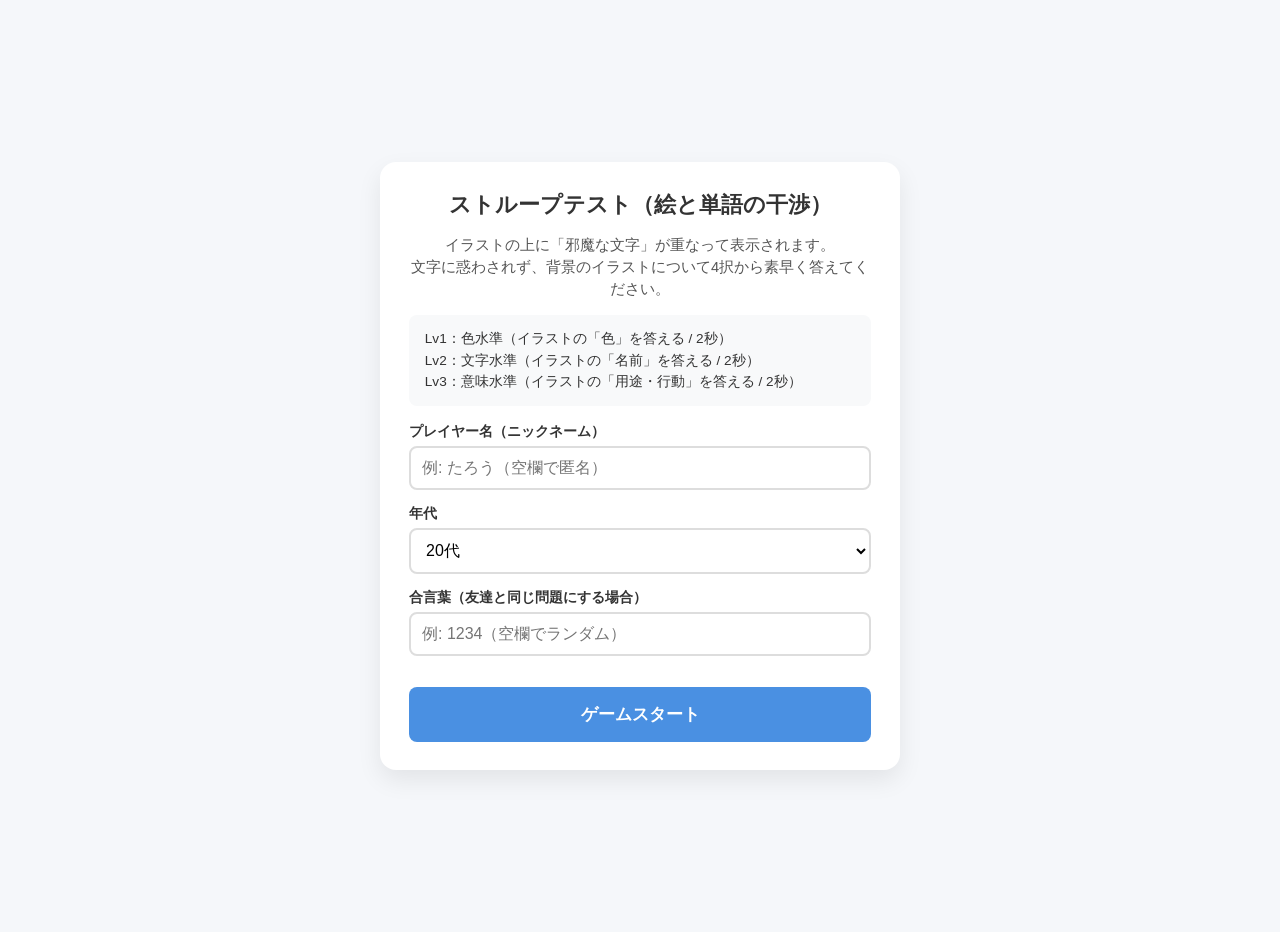
<file: stroop/stroop-formlink2.html>
<!DOCTYPE html>
<html lang="ja">
<head>
  <meta charset="UTF-8">
  <meta name="viewport" content="width=device-width, initial-scale=1.0">
  <title>ストループテスト（統制実験・統計版）</title>
  <style>
    :root {
      --primary: #4a90e2;
      --bg: #f5f7fa;
      --card: #ffffff;
      --text: #333333;
      --danger: #e74c3c;
      --success: #2ecc71;
    }
    body {
      font-family: 'Helvetica Neue', Arial, 'Hiragino Kaku Gothic ProN', 'Hiragino Sans', Meiryo, sans-serif;
      background-color: var(--bg);
      color: var(--text);
      margin: 0;
      padding: 1rem 0;
      display: flex;
      justify-content: center;
      align-items: center;
      min-height: 100vh;
    }
    .container {
      background: var(--card);
      width: 92%;
      max-width: 520px;
      padding: 1.8rem;
      border-radius: 16px;
      box-shadow: 0 10px 25px rgba(0,0,0,0.08);
      text-align: center;
      box-sizing: border-box;
    }
    .screen {
      display: none;
    }
    .screen.active {
      display: block;
    }
    h1 {
      font-size: 1.35rem;
      margin-top: 0;
      margin-bottom: 0.8rem;
    }
    h2 {
      font-size: 1.15rem;
      margin-top: 1.5rem;
      margin-bottom: 0.5rem;
    }
    p {
      line-height: 1.5;
      color: #555;
      font-size: 0.92rem;
    }
    .input-group {
      margin: 0.9rem 0;
      text-align: left;
    }
    .input-group label {
      display: block;
      margin-bottom: 0.3rem;
      font-weight: bold;
      font-size: 0.88rem;
    }
    input[type="text"], select {
      padding: 0.7rem;
      font-size: 1rem;
      border: 2px solid #ddd;
      border-radius: 8px;
      width: 100%;
      box-sizing: border-box;
      background-color: #fff;
    }
    .btn {
      background-color: var(--primary);
      color: white;
      border: none;
      padding: 1rem 2rem;
      font-size: 1.05rem;
      border-radius: 8px;
      cursor: pointer;
      transition: opacity 0.2s, transform 0.1s;
      width: 100%;
      margin-top: 1rem;
      font-weight: bold;
    }
    .btn:active {
      transform: scale(0.98);
    }
    .btn:hover {
      opacity: 0.9;
    }
    .status-bar {
      display: flex;
      justify-content: space-between;
      font-weight: bold;
      margin-bottom: 0.5rem;
      font-size: 0.95rem;
    }
    .timer-bar-container {
      width: 100%;
      height: 10px;
      background-color: #eee;
      border-radius: 5px;
      overflow: hidden;
      margin-bottom: 1rem;
    }
    .timer-bar {
      height: 100%;
      background-color: var(--primary);
      width: 100%;
      transition: width 0.05s linear;
    }
    .rule-badge {
      display: inline-block;
      background: #eef5ff;
      color: var(--primary);
      padding: 0.4rem 0.9rem;
      border-radius: 20px;
      font-weight: bold;
      margin-bottom: 1rem;
      font-size: 0.88rem;
    }
    .stimulus-area {
      height: 175px;
      display: flex;
      justify-content: center;
      align-items: center;
      margin-bottom: 1.2rem;
      position: relative;
      background: #fafafa;
      border-radius: 12px;
      border: 1px solid #eee;
      overflow: hidden;
    }
    .stimulus-icon {
      font-size: 6rem;
      user-select: none;
    }
    .stimulus-img {
      max-height: 145px;
      max-width: 100%;
      object-fit: contain;
    }
    .stroop-word {
      position: absolute;
      top: 50%;
      left: 50%;
      transform: translate(-50%, -50%);
      font-size: 1.9rem;
      font-weight: 900;
      color: #111111;
      background-color: rgba(255, 255, 255, 0.85);
      padding: 0.2rem 0.8rem;
      border-radius: 6px;
      border: 2px solid #222;
      white-space: nowrap;
      pointer-events: none;
      user-select: none;
      box-shadow: 0 4px 10px rgba(0,0,0,0.15);
    }
    .choices-grid {
      display: grid;
      grid-template-columns: 1fr 1fr;
      gap: 10px;
    }
    .choice-btn {
      background: #f8f9fa;
      border: 2px solid #dee2e6;
      padding: 0.95rem 0.4rem;
      font-size: 0.98rem;
      border-radius: 10px;
      cursor: pointer;
      color: var(--text);
      font-weight: bold;
      transition: all 0.15s;
      min-height: 54px;
      display: flex;
      justify-content: center;
      align-items: center;
    }
    .choice-btn:hover:not(:disabled) {
      background: #e9ecef;
    }
    .choice-btn:disabled {
      cursor: not-allowed;
    }
    /* 解答後の正解・干渉ワードハイライト用 */
    .choice-btn.correct-highlight {
      background-color: #d4edda !important;
      border-color: var(--success) !important;
      color: #155724 !important;
    }
    .choice-btn.wrong-highlight {
      background-color: #f8d7da !important;
      border-color: var(--danger) !important;
      color: #721c24 !important;
    }
    .feedback-overlay {
      position: absolute;
      font-size: 4.5rem;
      font-weight: bold;
      pointer-events: none;
      opacity: 0;
      transition: opacity 0.15s;
      z-index: 10;
      text-shadow: 0 2px 6px rgba(255,255,255,0.9);
    }
    .result-table {
      width: 100%;
      border-collapse: collapse;
      margin: 0.8rem 0;
      font-size: 0.84rem;
    }
    .result-table th, .result-table td {
      border: 1px solid #ddd;
      padding: 0.55rem 0.2rem;
      text-align: center;
    }
    .result-table th {
      background-color: #f2f4f8;
    }
    .info-box {
      font-size: 0.88rem;
      color: #444;
      margin-bottom: 1rem;
      background: #f8f9fa;
      padding: 0.8rem;
      border-radius: 8px;
      text-align: left;
      line-height: 1.6;
    }
    .tab-group {
      display: flex;
      gap: 8px;
      margin-bottom: 0.5rem;
    }
    .tab-btn {
      flex: 1;
      padding: 0.5rem;
      font-size: 0.85rem;
      border: 1px solid var(--primary);
      background: #fff;
      color: var(--primary);
      border-radius: 6px;
      cursor: pointer;
      font-weight: bold;
    }
    .tab-btn.active {
      background: var(--primary);
      color: #fff;
    }
  </style>
</head>
<body>

<div class="container">
  <!-- 1. タイトル画面 -->
  <div id="screen-start" class="screen active">
    <h1>ストループテスト（絵と単語の干渉）</h1>
    <p>イラストの上に「邪魔な文字」が重なって表示されます。<br>文字に惑わされず、背景のイラストについて4択から素早く答えてください。</p>
    <div style="text-align: left; background: #f8f9fa; padding: 0.8rem 1rem; border-radius: 8px; font-size: 0.85rem; margin-bottom: 1rem; line-height: 1.6;">
      <div>Lv1：色水準（イラストの「色」を答える / 2秒）</div>
      <div>Lv2：文字水準（イラストの「名前」を答える / 2秒）</div>
      <div>Lv3：意味水準（イラストの「用途・行動」を答える / 2秒）</div>
    </div>
    
    <div class="input-group">
      <label for="player-name">プレイヤー名（ニックネーム）</label>
      <input type="text" id="player-name" placeholder="例: たろう（空欄で匿名）">
    </div>

    <div class="input-group">
      <label for="player-age">年代</label>
      <select id="player-age">
        <option value="1桁代">1桁代（0〜9歳）</option>
        <option value="10代">10代</option>
        <option value="20代" selected>20代</option>
        <option value="30代">30代</option>
        <option value="40代">40代</option>
        <option value="50代">50代</option>
        <option value="60代">60代</option>
        <option value="70代">70代</option>
        <option value="80代">80代</option>
        <option value="90代">90代</option>
        <option value="100代">100代以上</option>
      </select>
    </div>

    <div class="input-group">
      <label for="seed-input">合言葉（友達と同じ問題にする場合）</label>
      <input type="text" id="seed-input" placeholder="例: 1234（空欄でランダム）">
    </div>

    <button class="btn" onclick="initGame()">ゲームスタート</button>
  </div>

  <!-- 2. レベル案内画面 -->
  <div id="screen-intro" class="screen">
    <h2 id="intro-title">Lv1</h2>
    <p id="intro-desc">説明</p>
    <p style="font-size: 0.85rem; color: #666;">※上に重なっている文字は無視してください！</p>
    <p id="intro-time" style="font-weight:bold; color: var(--danger);"></p>
    <button class="btn" onclick="startLevel()">スタート</button>
  </div>

  <!-- 3. ゲームプレイ画面 -->
  <div id="screen-play" class="screen">
    <div class="status-bar">
      <span id="play-level">Lv1</span>
      <span id="play-progress">1 / 10</span>
    </div>
    <div class="timer-bar-container">
      <div id="timer-bar" class="timer-bar"></div>
    </div>
    <div id="play-rule" class="rule-badge">ルール</div>
    <div class="stimulus-area">
      <div id="stimulus-content"></div>
      <div id="stroop-word" class="stroop-word"></div>
      <div id="feedback" class="feedback-overlay"></div>
    </div>
    <div id="choices" class="choices-grid"></div>
  </div>

  <!-- 4. リザルト画面 -->
  <div id="screen-result" class="screen">
    <h1>実験結果・統計</h1>
    <div id="result-meta" class="info-box"></div>
    
    <h2>あなたの記録</h2>
    <table class="result-table">
      <thead>
        <tr>
          <th>レベル</th>
          <th>正解数</th>
          <th>平均反応時間</th>
          <th>文字につられた数</th>
        </tr>
      </thead>
      <tbody id="result-tbody"></tbody>
    </table>

    <h2>オンライン統計・ランキング</h2>
    <div id="online-status" style="font-size:0.9rem; color:#666; margin: 1rem 0;">データを送信・集計中...</div>
    
    <div id="global-stats-area" style="display:none;">
      <div id="global-stats-box" class="info-box"></div>
      
      <div class="tab-group">
        <button id="tab-all" class="tab-btn active" onclick="switchRankingTab('all')">全体ランキング</button>
        <button id="tab-seed" class="tab-btn" onclick="switchRankingTab('seed')">同じ合言葉のみ</button>
      </div>

      <table class="result-table">
        <thead>
          <tr>
            <th>順位</th>
            <th>名前(年代)</th>
            <th>正解</th>
            <th>平均時間</th>
            <th>合言葉</th>
          </tr>
        </thead>
        <tbody id="ranking-tbody"></tbody>
      </table>
    </div>

    <button class="btn" onclick="resetGame()">タイトルへ戻る</button>
    <div style="text-align:center;margin-top:18px;font-size:12px;color:#999;">
      <a href="https://docs.google.com/forms/d/e/1FAIpQLSe8vPjZp2uQzX22AscFTMUvPbkRwTQoIliISU3TQTIvAKB43w/viewform" target="_blank" rel="noopener" style="color:#999;text-decoration:underline;">体験アンケートにご協力ください</a>
    </div>
  </div>
</div>

<script>
  // ★ここにGASの「ウェブアプリのURL」を貼り付けてください★
  const GAS_URL = "https://script.google.com/macros/s/AKfycbzH0PKaNkT91EBtvOpBeYo-M4rYh-qdX8CW-h9tJryxEOkjSNLIdUeatIrRHNW1wZr2/exec";

  // 問題データベース
  const ITEM_POOL = [
    { id: 1, icon: "📮", image: "", color: "赤", name: "ポスト", action: "手紙を入れる" },
    { id: 2, icon: "🍊", image: "", color: "オレンジ", name: "みかん", action: "皮をむいて食べる" },
    { id: 3, icon: "🍌", image: "", color: "黄色", name: "バナナ", action: "房からちぎる" },
    { id: 4, icon: "🌲", image: "", color: "緑", name: "木", action: "光合成をする" },
    { id: 5, icon: "🚙", image: "", color: "青", name: "車", action: "運転して移動する" },
    { id: 6, icon: "🍆", image: "", color: "紫", name: "なす", action: "料理して食べる" },
    { id: 7, icon: "⛄", image: "", color: "白", name: "雪だるま", action: "雪を丸めて作る" },
    { id: 8, icon: "🐈‍⬛", image: "", color: "黒", name: "黒猫", action: "なでて可愛がる" },
    { id: 9, icon: "🐷", image: "", color: "ピンク", name: "ブタ", action: "鳴き声をあげる" },
    { id: 10, icon: "📦", image: "", color: "茶色", name: "段ボール", action: "荷物を詰める" },
    { id: 11, icon: "🐘", image: "", color: "灰色", name: "ゾウ", action: "長い鼻を使う" },
    { id: 12, icon: "👑", image: "", color: "金", name: "王冠", action: "頭にかぶる" },
    { id: 13, icon: "🥄", image: "", color: "銀", name: "スプーン", action: "すくって食べる" },
    { id: 14, icon: "🌊", image: "", color: "水色", name: "波", action: "海岸に打ち寄せる" },
    { id: 15, icon: "🥬", image: "", color: "黄緑", name: "キャベツ", action: "千切りにする" }
  ];

  // 全レベルの制限時間を2000ミリ秒（2秒）に統一
  const LEVELS = [
    { level: 1, key: "color", title: "Lv1：色水準", desc: "文字は無視して、イラストの「色」を答えてください。", timeLimit: 2000 },
    { level: 2, key: "name", title: "Lv2：文字水準", desc: "文字は無視して、イラストの「名前」を答えてください。", timeLimit: 2000 },
    { level: 3, key: "action", title: "Lv3：意味水準", desc: "文字は無視して、イラストの「用途・行動」を答えてください。", timeLimit: 2000 }
  ];

  const QUESTIONS_PER_LEVEL = 10;

  let rng = Math.random;
  let playerName = "";
  let playerAge = "";
  let currentSeedStr = "";
  let currentLevelIdx = 0;
  let currentQuestionIdx = 0;
  let levelQuestions = [];
  let timerInterval = null;
  let questionStartTime = 0;
  let isAnswering = false;
  let stats = [];
  let allServerRecords = [];

  function createSeededRandom(seedStr) {
    let h = 2166136261 >>> 0;
    for (let i = 0; i < seedStr.length; i++) {
      h = Math.imul(h ^ seedStr.charCodeAt(i), 16777619);
    }
    let a = h >>> 0;
    return function() {
      let t = a += 0x6D2B79F5;
      t = Math.imul(t ^ t >>> 15, t | 1);
      t ^= t + Math.imul(t ^ t >>> 7, t | 61);
      return ((t ^ t >>> 14) >>> 0) / 4294967296;
    };
  }

  function shuffle(array) {
    const arr = array.slice();
    for (let i = arr.length - 1; i > 0; i--) {
      const j = Math.floor(rng() * (i + 1));
      const temp = arr[i];
      arr[i] = arr[j];
      arr[j] = temp;
    }
    return arr;
  }

  function showScreen(screenId) {
    document.querySelectorAll('.screen').forEach(el => el.classList.remove('active'));
    document.getElementById(screenId).classList.add('active');
  }

  function initGame() {
    const nameVal = document.getElementById('player-name').value.trim();
    playerName = nameVal === "" ? "匿名" : nameVal;
    playerAge = document.getElementById('player-age').value;

    const inputVal = document.getElementById('seed-input').value.trim();
    if (inputVal === "") {
      currentSeedStr = Math.floor(1000 + Math.random() * 9000).toString();
    } else {
      currentSeedStr = inputVal;
    }
    rng = createSeededRandom(currentSeedStr);
    currentLevelIdx = 0;
    stats = LEVELS.map(() => ({ correct: 0, times: [], stroopErrors: 0 }));
    prepareLevelIntro();
  }

  function prepareLevelIntro() {
    const lv = LEVELS[currentLevelIdx];
    document.getElementById('intro-title').textContent = lv.title;
    document.getElementById('intro-desc').textContent = lv.desc;
    document.getElementById('intro-time').textContent = "1問あたりの制限時間：" + (lv.timeLimit / 1000) + "秒";
    showScreen('screen-intro');
  }

  function startLevel() {
    const lv = LEVELS[currentLevelIdx];
    const shuffledPool = shuffle(ITEM_POOL);
    levelQuestions = [];

    for (let i = 0; i < QUESTIONS_PER_LEVEL; i++) {
      const target = shuffledPool[i % shuffledPool.length];
      const correctAns = target[lv.key];

      const otherAnswers = ITEM_POOL
        .filter(item => item[lv.key] !== correctAns)
        .map(item => item[lv.key]);
      
      const uniqueOthers = Array.from(new Set(otherAnswers));
      const shuffledOthers = shuffle(uniqueOthers);

      const incongruentWord = shuffledOthers[0];
      const otherDistractors = shuffledOthers.slice(1, 3);
      const choices = shuffle([correctAns, incongruentWord, ...otherDistractors]);

      levelQuestions.push({
        target: target,
        correctAns: correctAns,
        incongruentWord: incongruentWord,
        choices: choices
      });
    }

    currentQuestionIdx = 0;
    showScreen('screen-play');
    nextQuestion();
  }

  function nextQuestion() {
    if (currentQuestionIdx >= QUESTIONS_PER_LEVEL) {
      finishLevel();
      return;
    }

    const lv = LEVELS[currentLevelIdx];
    const q = levelQuestions[currentQuestionIdx];

    document.getElementById('play-level').textContent = lv.title;
    document.getElementById('play-progress').textContent = (currentQuestionIdx + 1) + " / " + QUESTIONS_PER_LEVEL;
    document.getElementById('play-rule').textContent = lv.desc;

    const stimContainer = document.getElementById('stimulus-content');
    stimContainer.innerHTML = "";
    if (q.target.image && q.target.image !== "") {
      const img = document.createElement('img');
      img.src = q.target.image;
      img.className = 'stimulus-img';
      stimContainer.appendChild(img);
    } else {
      const span = document.createElement('span');
      span.className = 'stimulus-icon';
      span.textContent = q.target.icon;
      stimContainer.appendChild(span);
    }

    const wordEl = document.getElementById('stroop-word');
    wordEl.textContent = q.incongruentWord;
    wordEl.style.fontSize = lv.key === "action" ? "1.3rem" : "1.9rem";

    const choicesContainer = document.getElementById('choices');
    choicesContainer.innerHTML = "";
    q.choices.forEach(choiceText => {
      const btn = document.createElement('button');
      btn.className = 'choice-btn';
      btn.textContent = choiceText;
      btn.onclick = () => handleAnswer(choiceText, btn);
      choicesContainer.appendChild(btn);
    });

    isAnswering = true;
    questionStartTime = performance.now();
    startTimer(lv.timeLimit);
  }

  function startTimer(duration) {
    clearInterval(timerInterval);
    const bar = document.getElementById('timer-bar');
    bar.style.width = '100%';
    bar.style.backgroundColor = 'var(--primary)';

    timerInterval = setInterval(() => {
      const elapsed = performance.now() - questionStartTime;
      const remaining = Math.max(0, duration - elapsed);
      const percent = (remaining / duration) * 100;
      bar.style.width = percent + '%';

      if (percent < 30) {
        bar.style.backgroundColor = 'var(--danger)';
      }

      if (remaining <= 0) {
        clearInterval(timerInterval);
        if (isAnswering) {
          handleAnswer(null, null);
        }
      }
    }, 20);
  }

  function handleAnswer(selectedText, clickedBtn) {
    if (!isAnswering) return;
    isAnswering = false;
    clearInterval(timerInterval);

    const reactionTime = performance.now() - questionStartTime;
    const q = levelQuestions[currentQuestionIdx];
    const isCorrect = (selectedText === q.correctAns);

    if (isCorrect) {
      stats[currentLevelIdx].correct++;
      stats[currentLevelIdx].times.push(reactionTime);
    } else if (selectedText === q.incongruentWord) {
      stats[currentLevelIdx].stroopErrors++;
    }

    // ボタンの無効化と正解のハイライト表示
    document.querySelectorAll('.choice-btn').forEach(b => {
      b.disabled = true;
      if (b.textContent === q.correctAns) {
        b.classList.add('correct-highlight');
      }
    });
    if (!isCorrect && clickedBtn) {
      clickedBtn.classList.add('wrong-highlight');
    }

    const fb = document.getElementById('feedback');
    if (selectedText === null) {
      fb.textContent = "時間切れ";
      fb.style.fontSize = "2.4rem";
      fb.style.color = "var(--danger)";
    } else if (isCorrect) {
      fb.textContent = "⭕";
      fb.style.fontSize = "4.5rem";
      fb.style.color = "var(--success)";
    } else {
      fb.textContent = "❌";
      fb.style.fontSize = "4.5rem";
      fb.style.color = "var(--danger)";
    }
    fb.style.opacity = "1";

    // 確認しやすいよう0.65秒後に次の問題へ
    setTimeout(() => {
      fb.style.opacity = "0";
      currentQuestionIdx++;
      nextQuestion();
    }, 650);
  }

  function finishLevel() {
    currentLevelIdx++;
    if (currentLevelIdx < LEVELS.length) {
      prepareLevelIntro();
    } else {
      showResults();
    }
  }

  function calcAvgSec(timesArray) {
    if (timesArray.length === 0) return 0;
    const sum = timesArray.reduce((a, b) => a + b, 0);
    return Number(((sum / timesArray.length) / 1000).toFixed(2));
  }

  function showResults() {
    showScreen('screen-result');
    document.getElementById('result-meta').innerHTML = 
      `プレイヤー名: ${playerName}（${playerAge}）<br>使用した合言葉: ${currentSeedStr}`;

    const tbody = document.getElementById('result-tbody');
    tbody.innerHTML = "";

    let totalCorrect = 0;
    let allTimes = [];
    let totalStroopErrors = 0;

    LEVELS.forEach((lv, idx) => {
      const st = stats[idx];
      totalCorrect += st.correct;
      allTimes = allTimes.concat(st.times);
      totalStroopErrors += st.stroopErrors;

      const avgSec = calcAvgSec(st.times);
      const avgTimeStr = avgSec > 0 ? avgSec + " 秒" : "-";

      const tr = document.createElement('tr');
      tr.innerHTML = `
        <td>${lv.title}</td>
        <td>${st.correct} / ${QUESTIONS_PER_LEVEL}</td>
        <td>${avgTimeStr}</td>
        <td>${st.stroopErrors} 回</td>
      `;
      tbody.appendChild(tr);
    });

    const payload = {
      name: playerName,
      ageGroup: playerAge,
      seed: currentSeedStr,
      totalCorrect: totalCorrect,
      totalAvgTime: calcAvgSec(allTimes),
      totalStroopErrors: totalStroopErrors,
      lv1Correct: stats[0].correct,
      lv1Time: calcAvgSec(stats[0].times),
      lv1Stroop: stats[0].stroopErrors,
      lv2Correct: stats[1].correct,
      lv2Time: calcAvgSec(stats[1].times),
      lv2Stroop: stats[1].stroopErrors,
      lv3Correct: stats[2].correct,
      lv3Time: calcAvgSec(stats[2].times),
      lv3Stroop: stats[2].stroopErrors
    };

    sendAndFetchData(payload);
  }

  async function sendAndFetchData(payload) {
    const statusEl = document.getElementById('online-status');
    const areaEl = document.getElementById('global-stats-area');
    
    if (!GAS_URL || GAS_URL.includes("ここに")) {
      statusEl.textContent = "※GASのURLが未設定のため、オンライン集計は表示されません。";
      return;
    }

    statusEl.style.display = "block";
    statusEl.textContent = "結果をサーバーに送信し、統計データを取得しています...";
    areaEl.style.display = "none";

    try {
      await fetch(GAS_URL, {
        method: "POST",
        headers: { "Content-Type": "text/plain" },
        body: JSON.stringify(payload)
      });

      const res = await fetch(GAS_URL);
      const data = await res.json();

      statusEl.style.display = "none";
      areaEl.style.display = "block";

      if (data.stats) {
        document.getElementById('global-stats-box').innerHTML = `
          総プレイ回数：${data.stats.totalPlays} 回<br>
          全体の平均反応時間：Lv1（${data.stats.avgLv1Time}秒） / Lv2（${data.stats.avgLv2Time}秒） / Lv3（${data.stats.avgLv3Time}秒）<br>
          文字につられた平均回数：1プレイあたり ${data.stats.avgStroopErrors} 回
        `;
      }

      allServerRecords = data.records || [];
      switchRankingTab('all');

    } catch (err) {
      statusEl.textContent = "通信エラーが発生しました。URLやGASの公開設定（アクセスできるユーザー：全員）を確認してください。";
    }
  }

  function switchRankingTab(mode) {
    document.getElementById('tab-all').classList.toggle('active', mode === 'all');
    document.getElementById('tab-seed').classList.toggle('active', mode === 'seed');

    const rTbody = document.getElementById('ranking-tbody');
    rTbody.innerHTML = "";

    let filtered = allServerRecords;
    if (mode === 'seed') {
      filtered = allServerRecords.filter(r => r.seed === currentSeedStr);
    }

    filtered.slice(0, 15).forEach((row, i) => {
      const tr = document.createElement('tr');
      const ageText = row.ageGroup ? `(${row.ageGroup})` : "";
      tr.innerHTML = `
        <td>${i + 1}位</td>
        <td>${row.name}${ageText}</td>
        <td>${row.totalCorrect} / 30</td>
        <td>${row.totalAvgTime < 900 ? row.totalAvgTime + "秒" : "-"}</td>
        <td>${row.seed}</td>
      `;
      rTbody.appendChild(tr);
    });
  }

  function resetGame() {
    showScreen('screen-start');
  }
</script>
</body>
</html>
</file>
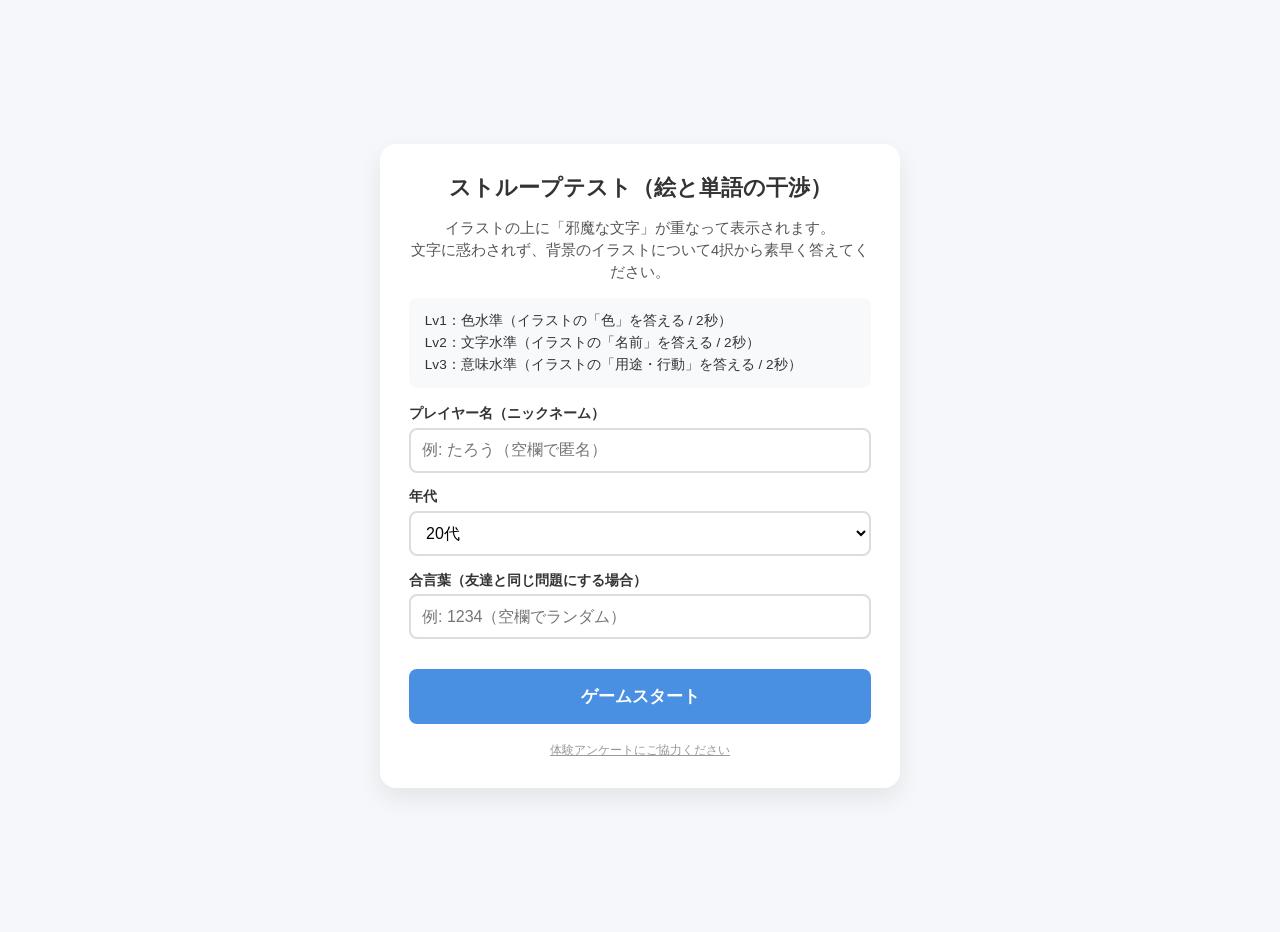
<file: stroop/stroop-formlink3.html>
<!DOCTYPE html>
<html lang="ja">
<head>
  <meta charset="UTF-8">
  <meta name="viewport" content="width=device-width, initial-scale=1.0">
  <title>ストループテスト（統制実験・統計版）</title>
  <style>
    :root {
      --primary: #4a90e2;
      --bg: #f5f7fa;
      --card: #ffffff;
      --text: #333333;
      --danger: #e74c3c;
      --success: #2ecc71;
    }
    body {
      font-family: 'Helvetica Neue', Arial, 'Hiragino Kaku Gothic ProN', 'Hiragino Sans', Meiryo, sans-serif;
      background-color: var(--bg);
      color: var(--text);
      margin: 0;
      padding: 1rem 0;
      display: flex;
      justify-content: center;
      align-items: center;
      min-height: 100vh;
    }
    .container {
      background: var(--card);
      width: 92%;
      max-width: 520px;
      padding: 1.8rem;
      border-radius: 16px;
      box-shadow: 0 10px 25px rgba(0,0,0,0.08);
      text-align: center;
      box-sizing: border-box;
    }
    .screen {
      display: none;
    }
    .screen.active {
      display: block;
    }
    h1 {
      font-size: 1.35rem;
      margin-top: 0;
      margin-bottom: 0.8rem;
    }
    h2 {
      font-size: 1.15rem;
      margin-top: 1.5rem;
      margin-bottom: 0.5rem;
    }
    p {
      line-height: 1.5;
      color: #555;
      font-size: 0.92rem;
    }
    .input-group {
      margin: 0.9rem 0;
      text-align: left;
    }
    .input-group label {
      display: block;
      margin-bottom: 0.3rem;
      font-weight: bold;
      font-size: 0.88rem;
    }
    input[type="text"], select {
      padding: 0.7rem;
      font-size: 1rem;
      border: 2px solid #ddd;
      border-radius: 8px;
      width: 100%;
      box-sizing: border-box;
      background-color: #fff;
    }
    .btn {
      background-color: var(--primary);
      color: white;
      border: none;
      padding: 1rem 2rem;
      font-size: 1.05rem;
      border-radius: 8px;
      cursor: pointer;
      transition: opacity 0.2s, transform 0.1s;
      width: 100%;
      margin-top: 1rem;
      font-weight: bold;
    }
    .btn:active {
      transform: scale(0.98);
    }
    .btn:hover {
      opacity: 0.9;
    }
    .status-bar {
      display: flex;
      justify-content: space-between;
      font-weight: bold;
      margin-bottom: 0.5rem;
      font-size: 0.95rem;
    }
    .timer-bar-container {
      width: 100%;
      height: 10px;
      background-color: #eee;
      border-radius: 5px;
      overflow: hidden;
      margin-bottom: 1rem;
    }
    .timer-bar {
      height: 100%;
      background-color: var(--primary);
      width: 100%;
      transition: width 0.05s linear;
    }
    .rule-badge {
      display: inline-block;
      background: #eef5ff;
      color: var(--primary);
      padding: 0.4rem 0.9rem;
      border-radius: 20px;
      font-weight: bold;
      margin-bottom: 1rem;
      font-size: 0.88rem;
    }
    .stimulus-area {
      height: 175px;
      display: flex;
      justify-content: center;
      align-items: center;
      margin-bottom: 1.2rem;
      position: relative;
      background: #fafafa;
      border-radius: 12px;
      border: 1px solid #eee;
      overflow: hidden;
    }
    .stimulus-icon {
      font-size: 6rem;
      user-select: none;
    }
    .stimulus-img {
      max-height: 145px;
      max-width: 100%;
      object-fit: contain;
    }
    .stroop-word {
      position: absolute;
      top: 50%;
      left: 50%;
      transform: translate(-50%, -50%);
      font-size: 1.9rem;
      font-weight: 900;
      color: #111111;
      background-color: rgba(255, 255, 255, 0.85);
      padding: 0.2rem 0.8rem;
      border-radius: 6px;
      border: 2px solid #222;
      white-space: nowrap;
      pointer-events: none;
      user-select: none;
      box-shadow: 0 4px 10px rgba(0,0,0,0.15);
    }
    .choices-grid {
      display: grid;
      grid-template-columns: 1fr 1fr;
      gap: 10px;
    }
    .choice-btn {
      background: #f8f9fa;
      border: 2px solid #dee2e6;
      padding: 0.95rem 0.4rem;
      font-size: 0.98rem;
      border-radius: 10px;
      cursor: pointer;
      color: var(--text);
      font-weight: bold;
      transition: all 0.15s;
      min-height: 54px;
      display: flex;
      justify-content: center;
      align-items: center;
    }
    .choice-btn:hover:not(:disabled) {
      background: #e9ecef;
    }
    .choice-btn:disabled {
      cursor: not-allowed;
    }
    /* 解答後の正解・干渉ワードハイライト用 */
    .choice-btn.correct-highlight {
      background-color: #d4edda !important;
      border-color: var(--success) !important;
      color: #155724 !important;
    }
    .choice-btn.wrong-highlight {
      background-color: #f8d7da !important;
      border-color: var(--danger) !important;
      color: #721c24 !important;
    }
    .feedback-overlay {
      position: absolute;
      font-size: 4.5rem;
      font-weight: bold;
      pointer-events: none;
      opacity: 0;
      transition: opacity 0.15s;
      z-index: 10;
      text-shadow: 0 2px 6px rgba(255,255,255,0.9);
    }
    .result-table {
      width: 100%;
      border-collapse: collapse;
      margin: 0.8rem 0;
      font-size: 0.84rem;
    }
    .result-table th, .result-table td {
      border: 1px solid #ddd;
      padding: 0.55rem 0.2rem;
      text-align: center;
    }
    .result-table th {
      background-color: #f2f4f8;
    }
    .info-box {
      font-size: 0.88rem;
      color: #444;
      margin-bottom: 1rem;
      background: #f8f9fa;
      padding: 0.8rem;
      border-radius: 8px;
      text-align: left;
      line-height: 1.6;
    }
    .tab-group {
      display: flex;
      gap: 8px;
      margin-bottom: 0.5rem;
    }
    .tab-btn {
      flex: 1;
      padding: 0.5rem;
      font-size: 0.85rem;
      border: 1px solid var(--primary);
      background: #fff;
      color: var(--primary);
      border-radius: 6px;
      cursor: pointer;
      font-weight: bold;
    }
    .tab-btn.active {
      background: var(--primary);
      color: #fff;
    }
  </style>
</head>
<body>

<div class="container">
  <!-- 1. タイトル画面 -->
  <div id="screen-start" class="screen active">
    <h1>ストループテスト（絵と単語の干渉）</h1>
    <p>イラストの上に「邪魔な文字」が重なって表示されます。<br>文字に惑わされず、背景のイラストについて4択から素早く答えてください。</p>
    <div style="text-align: left; background: #f8f9fa; padding: 0.8rem 1rem; border-radius: 8px; font-size: 0.85rem; margin-bottom: 1rem; line-height: 1.6;">
      <div>Lv1：色水準（イラストの「色」を答える / 2秒）</div>
      <div>Lv2：文字水準（イラストの「名前」を答える / 2秒）</div>
      <div>Lv3：意味水準（イラストの「用途・行動」を答える / 2秒）</div>
    </div>
    
    <div class="input-group">
      <label for="player-name">プレイヤー名（ニックネーム）</label>
      <input type="text" id="player-name" placeholder="例: たろう（空欄で匿名）">
    </div>

    <div class="input-group">
      <label for="player-age">年代</label>
      <select id="player-age">
        <option value="1桁代">1桁代（0〜9歳）</option>
        <option value="10代">10代</option>
        <option value="20代" selected>20代</option>
        <option value="30代">30代</option>
        <option value="40代">40代</option>
        <option value="50代">50代</option>
        <option value="60代">60代</option>
        <option value="70代">70代</option>
        <option value="80代">80代</option>
        <option value="90代">90代</option>
        <option value="100代">100代以上</option>
      </select>
    </div>

    <div class="input-group">
      <label for="seed-input">合言葉（友達と同じ問題にする場合）</label>
      <input type="text" id="seed-input" placeholder="例: 1234（空欄でランダム）">
    </div>

    <button class="btn" onclick="initGame()">ゲームスタート</button>
    <div style="text-align:center;margin-top:18px;font-size:12px;color:#999;">
      <a href="https://docs.google.com/forms/d/e/1FAIpQLSe8vPjZp2uQzX22AscFTMUvPbkRwTQoIliISU3TQTIvAKB43w/viewform" target="_blank" rel="noopener" style="color:#999;text-decoration:underline;">体験アンケートにご協力ください</a>
    </div>
  </div>

  <!-- 2. レベル案内画面 -->
  <div id="screen-intro" class="screen">
    <h2 id="intro-title">Lv1</h2>
    <p id="intro-desc">説明</p>
    <p style="font-size: 0.85rem; color: #666;">※上に重なっている文字は無視してください！</p>
    <p id="intro-time" style="font-weight:bold; color: var(--danger);"></p>
    <button class="btn" onclick="startLevel()">スタート</button>
  </div>

  <!-- 3. ゲームプレイ画面 -->
  <div id="screen-play" class="screen">
    <div class="status-bar">
      <span id="play-level">Lv1</span>
      <span id="play-progress">1 / 10</span>
    </div>
    <div class="timer-bar-container">
      <div id="timer-bar" class="timer-bar"></div>
    </div>
    <div id="play-rule" class="rule-badge">ルール</div>
    <div class="stimulus-area">
      <div id="stimulus-content"></div>
      <div id="stroop-word" class="stroop-word"></div>
      <div id="feedback" class="feedback-overlay"></div>
    </div>
    <div id="choices" class="choices-grid"></div>
  </div>

  <!-- 4. リザルト画面 -->
  <div id="screen-result" class="screen">
    <h1>実験結果・統計</h1>
    <div id="result-meta" class="info-box"></div>
    
    <h2>あなたの記録</h2>
    <table class="result-table">
      <thead>
        <tr>
          <th>レベル</th>
          <th>正解数</th>
          <th>平均反応時間</th>
          <th>文字につられた数</th>
        </tr>
      </thead>
      <tbody id="result-tbody"></tbody>
    </table>

    <h2>オンライン統計・ランキング</h2>
    <div id="online-status" style="font-size:0.9rem; color:#666; margin: 1rem 0;">データを送信・集計中...</div>
    
    <div id="global-stats-area" style="display:none;">
      <div id="global-stats-box" class="info-box"></div>
      
      <div class="tab-group">
        <button id="tab-all" class="tab-btn active" onclick="switchRankingTab('all')">全体ランキング</button>
        <button id="tab-seed" class="tab-btn" onclick="switchRankingTab('seed')">同じ合言葉のみ</button>
      </div>

      <table class="result-table">
        <thead>
          <tr>
            <th>順位</th>
            <th>名前(年代)</th>
            <th>正解</th>
            <th>平均時間</th>
            <th>合言葉</th>
          </tr>
        </thead>
        <tbody id="ranking-tbody"></tbody>
      </table>
    </div>

    <button class="btn" onclick="resetGame()">タイトルへ戻る</button>
    <div style="text-align:center;margin-top:18px;font-size:12px;color:#999;">
      <a href="https://docs.google.com/forms/d/e/1FAIpQLSe8vPjZp2uQzX22AscFTMUvPbkRwTQoIliISU3TQTIvAKB43w/viewform" target="_blank" rel="noopener" style="color:#999;text-decoration:underline;">体験アンケートにご協力ください</a>
    </div>
  </div>
</div>

<script>
  // ★ここにGASの「ウェブアプリのURL」を貼り付けてください★
  const GAS_URL = "https://script.google.com/macros/s/AKfycbzH0PKaNkT91EBtvOpBeYo-M4rYh-qdX8CW-h9tJryxEOkjSNLIdUeatIrRHNW1wZr2/exec";

  // 問題データベース
  const ITEM_POOL = [
    { id: 1, icon: "📮", image: "", color: "赤", name: "ポスト", action: "手紙を入れる" },
    { id: 2, icon: "🍊", image: "", color: "オレンジ", name: "みかん", action: "皮をむいて食べる" },
    { id: 3, icon: "🍌", image: "", color: "黄色", name: "バナナ", action: "房からちぎる" },
    { id: 4, icon: "🌲", image: "", color: "緑", name: "木", action: "光合成をする" },
    { id: 5, icon: "🚙", image: "", color: "青", name: "車", action: "運転して移動する" },
    { id: 6, icon: "🍆", image: "", color: "紫", name: "なす", action: "料理して食べる" },
    { id: 7, icon: "⛄", image: "", color: "白", name: "雪だるま", action: "雪を丸めて作る" },
    { id: 8, icon: "🐈‍⬛", image: "", color: "黒", name: "黒猫", action: "なでて可愛がる" },
    { id: 9, icon: "🐷", image: "", color: "ピンク", name: "ブタ", action: "鳴き声をあげる" },
    { id: 10, icon: "📦", image: "", color: "茶色", name: "段ボール", action: "荷物を詰める" },
    { id: 11, icon: "🐘", image: "", color: "灰色", name: "ゾウ", action: "長い鼻を使う" },
    { id: 12, icon: "👑", image: "", color: "金", name: "王冠", action: "頭にかぶる" },
    { id: 13, icon: "🥄", image: "", color: "銀", name: "スプーン", action: "すくって食べる" },
    { id: 14, icon: "🌊", image: "", color: "水色", name: "波", action: "海岸に打ち寄せる" },
    { id: 15, icon: "🥬", image: "", color: "黄緑", name: "キャベツ", action: "千切りにする" }
  ];

  // 全レベルの制限時間を2000ミリ秒（2秒）に統一
  const LEVELS = [
    { level: 1, key: "color", title: "Lv1：色水準", desc: "文字は無視して、イラストの「色」を答えてください。", timeLimit: 2000 },
    { level: 2, key: "name", title: "Lv2：文字水準", desc: "文字は無視して、イラストの「名前」を答えてください。", timeLimit: 2000 },
    { level: 3, key: "action", title: "Lv3：意味水準", desc: "文字は無視して、イラストの「用途・行動」を答えてください。", timeLimit: 2000 }
  ];

  const QUESTIONS_PER_LEVEL = 10;

  let rng = Math.random;
  let playerName = "";
  let playerAge = "";
  let currentSeedStr = "";
  let currentLevelIdx = 0;
  let currentQuestionIdx = 0;
  let levelQuestions = [];
  let timerInterval = null;
  let questionStartTime = 0;
  let isAnswering = false;
  let stats = [];
  let allServerRecords = [];

  function createSeededRandom(seedStr) {
    let h = 2166136261 >>> 0;
    for (let i = 0; i < seedStr.length; i++) {
      h = Math.imul(h ^ seedStr.charCodeAt(i), 16777619);
    }
    let a = h >>> 0;
    return function() {
      let t = a += 0x6D2B79F5;
      t = Math.imul(t ^ t >>> 15, t | 1);
      t ^= t + Math.imul(t ^ t >>> 7, t | 61);
      return ((t ^ t >>> 14) >>> 0) / 4294967296;
    };
  }

  function shuffle(array) {
    const arr = array.slice();
    for (let i = arr.length - 1; i > 0; i--) {
      const j = Math.floor(rng() * (i + 1));
      const temp = arr[i];
      arr[i] = arr[j];
      arr[j] = temp;
    }
    return arr;
  }

  function showScreen(screenId) {
    document.querySelectorAll('.screen').forEach(el => el.classList.remove('active'));
    document.getElementById(screenId).classList.add('active');
  }

  function initGame() {
    const nameVal = document.getElementById('player-name').value.trim();
    playerName = nameVal === "" ? "匿名" : nameVal;
    playerAge = document.getElementById('player-age').value;

    const inputVal = document.getElementById('seed-input').value.trim();
    if (inputVal === "") {
      currentSeedStr = Math.floor(1000 + Math.random() * 9000).toString();
    } else {
      currentSeedStr = inputVal;
    }
    rng = createSeededRandom(currentSeedStr);
    currentLevelIdx = 0;
    stats = LEVELS.map(() => ({ correct: 0, times: [], stroopErrors: 0 }));
    prepareLevelIntro();
  }

  function prepareLevelIntro() {
    const lv = LEVELS[currentLevelIdx];
    document.getElementById('intro-title').textContent = lv.title;
    document.getElementById('intro-desc').textContent = lv.desc;
    document.getElementById('intro-time').textContent = "1問あたりの制限時間：" + (lv.timeLimit / 1000) + "秒";
    showScreen('screen-intro');
  }

  function startLevel() {
    const lv = LEVELS[currentLevelIdx];
    const shuffledPool = shuffle(ITEM_POOL);
    levelQuestions = [];

    for (let i = 0; i < QUESTIONS_PER_LEVEL; i++) {
      const target = shuffledPool[i % shuffledPool.length];
      const correctAns = target[lv.key];

      const otherAnswers = ITEM_POOL
        .filter(item => item[lv.key] !== correctAns)
        .map(item => item[lv.key]);
      
      const uniqueOthers = Array.from(new Set(otherAnswers));
      const shuffledOthers = shuffle(uniqueOthers);

      const incongruentWord = shuffledOthers[0];
      const otherDistractors = shuffledOthers.slice(1, 3);
      const choices = shuffle([correctAns, incongruentWord, ...otherDistractors]);

      levelQuestions.push({
        target: target,
        correctAns: correctAns,
        incongruentWord: incongruentWord,
        choices: choices
      });
    }

    currentQuestionIdx = 0;
    showScreen('screen-play');
    nextQuestion();
  }

  function nextQuestion() {
    if (currentQuestionIdx >= QUESTIONS_PER_LEVEL) {
      finishLevel();
      return;
    }

    const lv = LEVELS[currentLevelIdx];
    const q = levelQuestions[currentQuestionIdx];

    document.getElementById('play-level').textContent = lv.title;
    document.getElementById('play-progress').textContent = (currentQuestionIdx + 1) + " / " + QUESTIONS_PER_LEVEL;
    document.getElementById('play-rule').textContent = lv.desc;

    const stimContainer = document.getElementById('stimulus-content');
    stimContainer.innerHTML = "";
    if (q.target.image && q.target.image !== "") {
      const img = document.createElement('img');
      img.src = q.target.image;
      img.className = 'stimulus-img';
      stimContainer.appendChild(img);
    } else {
      const span = document.createElement('span');
      span.className = 'stimulus-icon';
      span.textContent = q.target.icon;
      stimContainer.appendChild(span);
    }

    const wordEl = document.getElementById('stroop-word');
    wordEl.textContent = q.incongruentWord;
    wordEl.style.fontSize = lv.key === "action" ? "1.3rem" : "1.9rem";

    const choicesContainer = document.getElementById('choices');
    choicesContainer.innerHTML = "";
    q.choices.forEach(choiceText => {
      const btn = document.createElement('button');
      btn.className = 'choice-btn';
      btn.textContent = choiceText;
      btn.onclick = () => handleAnswer(choiceText, btn);
      choicesContainer.appendChild(btn);
    });

    isAnswering = true;
    questionStartTime = performance.now();
    startTimer(lv.timeLimit);
  }

  function startTimer(duration) {
    clearInterval(timerInterval);
    const bar = document.getElementById('timer-bar');
    bar.style.width = '100%';
    bar.style.backgroundColor = 'var(--primary)';

    timerInterval = setInterval(() => {
      const elapsed = performance.now() - questionStartTime;
      const remaining = Math.max(0, duration - elapsed);
      const percent = (remaining / duration) * 100;
      bar.style.width = percent + '%';

      if (percent < 30) {
        bar.style.backgroundColor = 'var(--danger)';
      }

      if (remaining <= 0) {
        clearInterval(timerInterval);
        if (isAnswering) {
          handleAnswer(null, null);
        }
      }
    }, 20);
  }

  function handleAnswer(selectedText, clickedBtn) {
    if (!isAnswering) return;
    isAnswering = false;
    clearInterval(timerInterval);

    const reactionTime = performance.now() - questionStartTime;
    const q = levelQuestions[currentQuestionIdx];
    const isCorrect = (selectedText === q.correctAns);

    if (isCorrect) {
      stats[currentLevelIdx].correct++;
      stats[currentLevelIdx].times.push(reactionTime);
    } else if (selectedText === q.incongruentWord) {
      stats[currentLevelIdx].stroopErrors++;
    }

    // ボタンの無効化と正解のハイライト表示
    document.querySelectorAll('.choice-btn').forEach(b => {
      b.disabled = true;
      if (b.textContent === q.correctAns) {
        b.classList.add('correct-highlight');
      }
    });
    if (!isCorrect && clickedBtn) {
      clickedBtn.classList.add('wrong-highlight');
    }

    const fb = document.getElementById('feedback');
    if (selectedText === null) {
      fb.textContent = "時間切れ";
      fb.style.fontSize = "2.4rem";
      fb.style.color = "var(--danger)";
    } else if (isCorrect) {
      fb.textContent = "⭕";
      fb.style.fontSize = "4.5rem";
      fb.style.color = "var(--success)";
    } else {
      fb.textContent = "❌";
      fb.style.fontSize = "4.5rem";
      fb.style.color = "var(--danger)";
    }
    fb.style.opacity = "1";

    // 確認しやすいよう0.65秒後に次の問題へ
    setTimeout(() => {
      fb.style.opacity = "0";
      currentQuestionIdx++;
      nextQuestion();
    }, 650);
  }

  function finishLevel() {
    currentLevelIdx++;
    if (currentLevelIdx < LEVELS.length) {
      prepareLevelIntro();
    } else {
      showResults();
    }
  }

  function calcAvgSec(timesArray) {
    if (timesArray.length === 0) return 0;
    const sum = timesArray.reduce((a, b) => a + b, 0);
    return Number(((sum / timesArray.length) / 1000).toFixed(2));
  }

  function showResults() {
    showScreen('screen-result');
    document.getElementById('result-meta').innerHTML = 
      `プレイヤー名: ${playerName}（${playerAge}）<br>使用した合言葉: ${currentSeedStr}`;

    const tbody = document.getElementById('result-tbody');
    tbody.innerHTML = "";

    let totalCorrect = 0;
    let allTimes = [];
    let totalStroopErrors = 0;

    LEVELS.forEach((lv, idx) => {
      const st = stats[idx];
      totalCorrect += st.correct;
      allTimes = allTimes.concat(st.times);
      totalStroopErrors += st.stroopErrors;

      const avgSec = calcAvgSec(st.times);
      const avgTimeStr = avgSec > 0 ? avgSec + " 秒" : "-";

      const tr = document.createElement('tr');
      tr.innerHTML = `
        <td>${lv.title}</td>
        <td>${st.correct} / ${QUESTIONS_PER_LEVEL}</td>
        <td>${avgTimeStr}</td>
        <td>${st.stroopErrors} 回</td>
      `;
      tbody.appendChild(tr);
    });

    const payload = {
      name: playerName,
      ageGroup: playerAge,
      seed: currentSeedStr,
      totalCorrect: totalCorrect,
      totalAvgTime: calcAvgSec(allTimes),
      totalStroopErrors: totalStroopErrors,
      lv1Correct: stats[0].correct,
      lv1Time: calcAvgSec(stats[0].times),
      lv1Stroop: stats[0].stroopErrors,
      lv2Correct: stats[1].correct,
      lv2Time: calcAvgSec(stats[1].times),
      lv2Stroop: stats[1].stroopErrors,
      lv3Correct: stats[2].correct,
      lv3Time: calcAvgSec(stats[2].times),
      lv3Stroop: stats[2].stroopErrors
    };

    sendAndFetchData(payload);
  }

  async function sendAndFetchData(payload) {
    const statusEl = document.getElementById('online-status');
    const areaEl = document.getElementById('global-stats-area');
    
    if (!GAS_URL || GAS_URL.includes("ここに")) {
      statusEl.textContent = "※GASのURLが未設定のため、オンライン集計は表示されません。";
      return;
    }

    statusEl.style.display = "block";
    statusEl.textContent = "結果をサーバーに送信し、統計データを取得しています...";
    areaEl.style.display = "none";

    try {
      await fetch(GAS_URL, {
        method: "POST",
        headers: { "Content-Type": "text/plain" },
        body: JSON.stringify(payload)
      });

      const res = await fetch(GAS_URL);
      const data = await res.json();

      statusEl.style.display = "none";
      areaEl.style.display = "block";

      if (data.stats) {
        document.getElementById('global-stats-box').innerHTML = `
          総プレイ回数：${data.stats.totalPlays} 回<br>
          全体の平均反応時間：Lv1（${data.stats.avgLv1Time}秒） / Lv2（${data.stats.avgLv2Time}秒） / Lv3（${data.stats.avgLv3Time}秒）<br>
          文字につられた平均回数：1プレイあたり ${data.stats.avgStroopErrors} 回
        `;
      }

      allServerRecords = data.records || [];
      switchRankingTab('all');

    } catch (err) {
      statusEl.textContent = "通信エラーが発生しました。URLやGASの公開設定（アクセスできるユーザー：全員）を確認してください。";
    }
  }

  function switchRankingTab(mode) {
    document.getElementById('tab-all').classList.toggle('active', mode === 'all');
    document.getElementById('tab-seed').classList.toggle('active', mode === 'seed');

    const rTbody = document.getElementById('ranking-tbody');
    rTbody.innerHTML = "";

    let filtered = allServerRecords;
    if (mode === 'seed') {
      filtered = allServerRecords.filter(r => r.seed === currentSeedStr);
    }

    filtered.slice(0, 15).forEach((row, i) => {
      const tr = document.createElement('tr');
      const ageText = row.ageGroup ? `(${row.ageGroup})` : "";
      tr.innerHTML = `
        <td>${i + 1}位</td>
        <td>${row.name}${ageText}</td>
        <td>${row.totalCorrect} / 30</td>
        <td>${row.totalAvgTime < 900 ? row.totalAvgTime + "秒" : "-"}</td>
        <td>${row.seed}</td>
      `;
      rTbody.appendChild(tr);
    });
  }

  function resetGame() {
    showScreen('screen-start');
  }
</script>
</body>
</html>
</file>
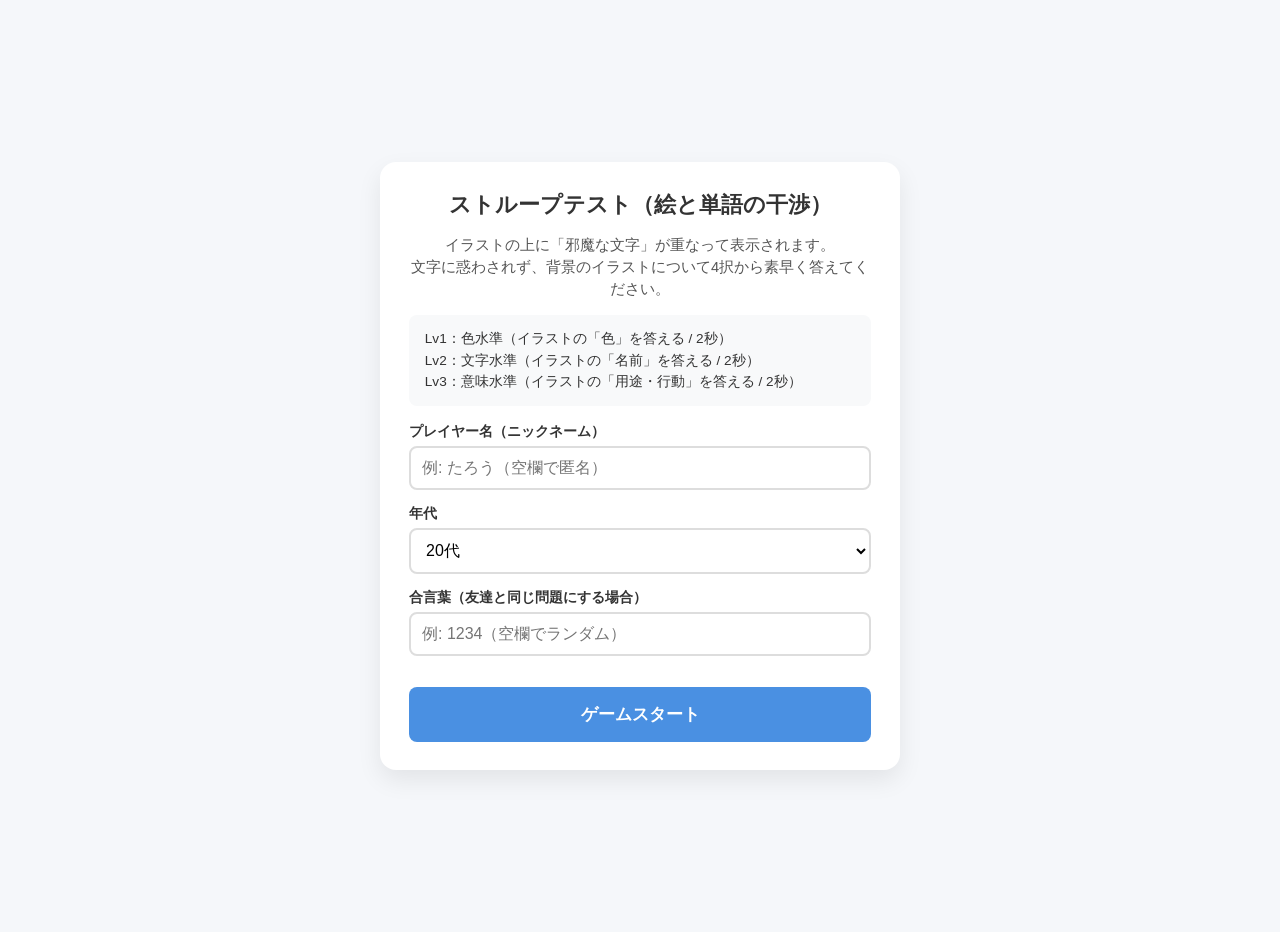
<file: stroop/stroop-index.html>
<!DOCTYPE html>
<html lang="ja">
<head>
  <meta charset="UTF-8">
  <meta name="viewport" content="width=device-width, initial-scale=1.0">
  <title>ストループテスト（統制実験・統計版）</title>
  <style>
    :root {
      --primary: #4a90e2;
      --bg: #f5f7fa;
      --card: #ffffff;
      --text: #333333;
      --danger: #e74c3c;
      --success: #2ecc71;
    }
    body {
      font-family: 'Helvetica Neue', Arial, 'Hiragino Kaku Gothic ProN', 'Hiragino Sans', Meiryo, sans-serif;
      background-color: var(--bg);
      color: var(--text);
      margin: 0;
      padding: 1rem 0;
      display: flex;
      justify-content: center;
      align-items: center;
      min-height: 100vh;
    }
    .container {
      background: var(--card);
      width: 92%;
      max-width: 520px;
      padding: 1.8rem;
      border-radius: 16px;
      box-shadow: 0 10px 25px rgba(0,0,0,0.08);
      text-align: center;
      box-sizing: border-box;
    }
    .screen {
      display: none;
    }
    .screen.active {
      display: block;
    }
    h1 {
      font-size: 1.35rem;
      margin-top: 0;
      margin-bottom: 0.8rem;
    }
    h2 {
      font-size: 1.15rem;
      margin-top: 1.5rem;
      margin-bottom: 0.5rem;
    }
    p {
      line-height: 1.5;
      color: #555;
      font-size: 0.92rem;
    }
    .input-group {
      margin: 0.9rem 0;
      text-align: left;
    }
    .input-group label {
      display: block;
      margin-bottom: 0.3rem;
      font-weight: bold;
      font-size: 0.88rem;
    }
    input[type="text"], select {
      padding: 0.7rem;
      font-size: 1rem;
      border: 2px solid #ddd;
      border-radius: 8px;
      width: 100%;
      box-sizing: border-box;
      background-color: #fff;
    }
    .btn {
      background-color: var(--primary);
      color: white;
      border: none;
      padding: 1rem 2rem;
      font-size: 1.05rem;
      border-radius: 8px;
      cursor: pointer;
      transition: opacity 0.2s, transform 0.1s;
      width: 100%;
      margin-top: 1rem;
      font-weight: bold;
    }
    .btn:active {
      transform: scale(0.98);
    }
    .btn:hover {
      opacity: 0.9;
    }
    .status-bar {
      display: flex;
      justify-content: space-between;
      font-weight: bold;
      margin-bottom: 0.5rem;
      font-size: 0.95rem;
    }
    .timer-bar-container {
      width: 100%;
      height: 10px;
      background-color: #eee;
      border-radius: 5px;
      overflow: hidden;
      margin-bottom: 1rem;
    }
    .timer-bar {
      height: 100%;
      background-color: var(--primary);
      width: 100%;
      transition: width 0.05s linear;
    }
    .rule-badge {
      display: inline-block;
      background: #eef5ff;
      color: var(--primary);
      padding: 0.4rem 0.9rem;
      border-radius: 20px;
      font-weight: bold;
      margin-bottom: 1rem;
      font-size: 0.88rem;
    }
    .stimulus-area {
      height: 175px;
      display: flex;
      justify-content: center;
      align-items: center;
      margin-bottom: 1.2rem;
      position: relative;
      background: #fafafa;
      border-radius: 12px;
      border: 1px solid #eee;
      overflow: hidden;
    }
    .stimulus-icon {
      font-size: 6rem;
      user-select: none;
    }
    .stimulus-img {
      max-height: 145px;
      max-width: 100%;
      object-fit: contain;
    }
    .stroop-word {
      position: absolute;
      top: 50%;
      left: 50%;
      transform: translate(-50%, -50%);
      font-size: 1.9rem;
      font-weight: 900;
      color: #111111;
      background-color: rgba(255, 255, 255, 0.85);
      padding: 0.2rem 0.8rem;
      border-radius: 6px;
      border: 2px solid #222;
      white-space: nowrap;
      pointer-events: none;
      user-select: none;
      box-shadow: 0 4px 10px rgba(0,0,0,0.15);
    }
    .choices-grid {
      display: grid;
      grid-template-columns: 1fr 1fr;
      gap: 10px;
    }
    .choice-btn {
      background: #f8f9fa;
      border: 2px solid #dee2e6;
      padding: 0.95rem 0.4rem;
      font-size: 0.98rem;
      border-radius: 10px;
      cursor: pointer;
      color: var(--text);
      font-weight: bold;
      transition: all 0.15s;
      min-height: 54px;
      display: flex;
      justify-content: center;
      align-items: center;
    }
    .choice-btn:hover:not(:disabled) {
      background: #e9ecef;
    }
    .choice-btn:disabled {
      cursor: not-allowed;
    }
    /* 解答後の正解・干渉ワードハイライト用 */
    .choice-btn.correct-highlight {
      background-color: #d4edda !important;
      border-color: var(--success) !important;
      color: #155724 !important;
    }
    .choice-btn.wrong-highlight {
      background-color: #f8d7da !important;
      border-color: var(--danger) !important;
      color: #721c24 !important;
    }
    .feedback-overlay {
      position: absolute;
      font-size: 4.5rem;
      font-weight: bold;
      pointer-events: none;
      opacity: 0;
      transition: opacity 0.15s;
      z-index: 10;
      text-shadow: 0 2px 6px rgba(255,255,255,0.9);
    }
    .result-table {
      width: 100%;
      border-collapse: collapse;
      margin: 0.8rem 0;
      font-size: 0.84rem;
    }
    .result-table th, .result-table td {
      border: 1px solid #ddd;
      padding: 0.55rem 0.2rem;
      text-align: center;
    }
    .result-table th {
      background-color: #f2f4f8;
    }
    .info-box {
      font-size: 0.88rem;
      color: #444;
      margin-bottom: 1rem;
      background: #f8f9fa;
      padding: 0.8rem;
      border-radius: 8px;
      text-align: left;
      line-height: 1.6;
    }
    .tab-group {
      display: flex;
      gap: 8px;
      margin-bottom: 0.5rem;
    }
    .tab-btn {
      flex: 1;
      padding: 0.5rem;
      font-size: 0.85rem;
      border: 1px solid var(--primary);
      background: #fff;
      color: var(--primary);
      border-radius: 6px;
      cursor: pointer;
      font-weight: bold;
    }
    .tab-btn.active {
      background: var(--primary);
      color: #fff;
    }
  </style>
</head>
<body>

<div class="container">
  <!-- 1. タイトル画面 -->
  <div id="screen-start" class="screen active">
    <h1>ストループテスト（絵と単語の干渉）</h1>
    <p>イラストの上に「邪魔な文字」が重なって表示されます。<br>文字に惑わされず、背景のイラストについて4択から素早く答えてください。</p>
    <div style="text-align: left; background: #f8f9fa; padding: 0.8rem 1rem; border-radius: 8px; font-size: 0.85rem; margin-bottom: 1rem; line-height: 1.6;">
      <div>Lv1：色水準（イラストの「色」を答える / 2秒）</div>
      <div>Lv2：文字水準（イラストの「名前」を答える / 2秒）</div>
      <div>Lv3：意味水準（イラストの「用途・行動」を答える / 2秒）</div>
    </div>
    
    <div class="input-group">
      <label for="player-name">プレイヤー名（ニックネーム）</label>
      <input type="text" id="player-name" placeholder="例: たろう（空欄で匿名）">
    </div>

    <div class="input-group">
      <label for="player-age">年代</label>
      <select id="player-age">
        <option value="1桁代">1桁代（0〜9歳）</option>
        <option value="10代">10代</option>
        <option value="20代" selected>20代</option>
        <option value="30代">30代</option>
        <option value="40代">40代</option>
        <option value="50代">50代</option>
        <option value="60代">60代</option>
        <option value="70代">70代</option>
        <option value="80代">80代</option>
        <option value="90代">90代</option>
        <option value="100代">100代以上</option>
      </select>
    </div>

    <div class="input-group">
      <label for="seed-input">合言葉（友達と同じ問題にする場合）</label>
      <input type="text" id="seed-input" placeholder="例: 1234（空欄でランダム）">
    </div>

    <button class="btn" onclick="initGame()">ゲームスタート</button>
  </div>

  <!-- 2. レベル案内画面 -->
  <div id="screen-intro" class="screen">
    <h2 id="intro-title">Lv1</h2>
    <p id="intro-desc">説明</p>
    <p style="font-size: 0.85rem; color: #666;">※上に重なっている文字は無視してください！</p>
    <p id="intro-time" style="font-weight:bold; color: var(--danger);"></p>
    <button class="btn" onclick="startLevel()">スタート</button>
  </div>

  <!-- 3. ゲームプレイ画面 -->
  <div id="screen-play" class="screen">
    <div class="status-bar">
      <span id="play-level">Lv1</span>
      <span id="play-progress">1 / 10</span>
    </div>
    <div class="timer-bar-container">
      <div id="timer-bar" class="timer-bar"></div>
    </div>
    <div id="play-rule" class="rule-badge">ルール</div>
    <div class="stimulus-area">
      <div id="stimulus-content"></div>
      <div id="stroop-word" class="stroop-word"></div>
      <div id="feedback" class="feedback-overlay"></div>
    </div>
    <div id="choices" class="choices-grid"></div>
  </div>

  <!-- 4. リザルト画面 -->
  <div id="screen-result" class="screen">
    <h1>実験結果・統計</h1>
    <div id="result-meta" class="info-box"></div>
    
    <h2>あなたの記録</h2>
    <table class="result-table">
      <thead>
        <tr>
          <th>レベル</th>
          <th>正解数</th>
          <th>平均反応時間</th>
          <th>文字につられた数</th>
        </tr>
      </thead>
      <tbody id="result-tbody"></tbody>
    </table>

    <h2>オンライン統計・ランキング</h2>
    <div id="online-status" style="font-size:0.9rem; color:#666; margin: 1rem 0;">データを送信・集計中...</div>
    
    <div id="global-stats-area" style="display:none;">
      <div id="global-stats-box" class="info-box"></div>
      
      <div class="tab-group">
        <button id="tab-all" class="tab-btn active" onclick="switchRankingTab('all')">全体ランキング</button>
        <button id="tab-seed" class="tab-btn" onclick="switchRankingTab('seed')">同じ合言葉のみ</button>
      </div>

      <table class="result-table">
        <thead>
          <tr>
            <th>順位</th>
            <th>名前(年代)</th>
            <th>正解</th>
            <th>平均時間</th>
            <th>合言葉</th>
          </tr>
        </thead>
        <tbody id="ranking-tbody"></tbody>
      </table>
    </div>

    <button class="btn" onclick="resetGame()">タイトルへ戻る</button>
  </div>
</div>

<script>
  // ★ここにGASの「ウェブアプリのURL」を貼り付けてください★
  const GAS_URL = "https://script.google.com/macros/s/AKfycbzH0PKaNkT91EBtvOpBeYo-M4rYh-qdX8CW-h9tJryxEOkjSNLIdUeatIrRHNW1wZr2/exec";

  // 問題データベース
  const ITEM_POOL = [
    { id: 1, icon: "📮", image: "", color: "赤", name: "ポスト", action: "手紙を入れる" },
    { id: 2, icon: "🍊", image: "", color: "オレンジ", name: "みかん", action: "皮をむいて食べる" },
    { id: 3, icon: "🍌", image: "", color: "黄色", name: "バナナ", action: "房からちぎる" },
    { id: 4, icon: "🌲", image: "", color: "緑", name: "木", action: "光合成をする" },
    { id: 5, icon: "🚙", image: "", color: "青", name: "車", action: "運転して移動する" },
    { id: 6, icon: "🍆", image: "", color: "紫", name: "なす", action: "料理して食べる" },
    { id: 7, icon: "⛄", image: "", color: "白", name: "雪だるま", action: "雪を丸めて作る" },
    { id: 8, icon: "🐈‍⬛", image: "", color: "黒", name: "黒猫", action: "なでて可愛がる" },
    { id: 9, icon: "🐷", image: "", color: "ピンク", name: "ブタ", action: "鳴き声をあげる" },
    { id: 10, icon: "📦", image: "", color: "茶色", name: "段ボール", action: "荷物を詰める" },
    { id: 11, icon: "🐘", image: "", color: "灰色", name: "ゾウ", action: "長い鼻を使う" },
    { id: 12, icon: "👑", image: "", color: "金", name: "王冠", action: "頭にかぶる" },
    { id: 13, icon: "🥄", image: "", color: "銀", name: "スプーン", action: "すくって食べる" },
    { id: 14, icon: "🌊", image: "", color: "水色", name: "波", action: "海岸に打ち寄せる" },
    { id: 15, icon: "🥬", image: "", color: "黄緑", name: "キャベツ", action: "千切りにする" }
  ];

  // 全レベルの制限時間を2000ミリ秒（2秒）に統一
  const LEVELS = [
    { level: 1, key: "color", title: "Lv1：色水準", desc: "文字は無視して、イラストの「色」を答えてください。", timeLimit: 2000 },
    { level: 2, key: "name", title: "Lv2：文字水準", desc: "文字は無視して、イラストの「名前」を答えてください。", timeLimit: 2000 },
    { level: 3, key: "action", title: "Lv3：意味水準", desc: "文字は無視して、イラストの「用途・行動」を答えてください。", timeLimit: 2000 }
  ];

  const QUESTIONS_PER_LEVEL = 10;

  let rng = Math.random;
  let playerName = "";
  let playerAge = "";
  let currentSeedStr = "";
  let currentLevelIdx = 0;
  let currentQuestionIdx = 0;
  let levelQuestions = [];
  let timerInterval = null;
  let questionStartTime = 0;
  let isAnswering = false;
  let stats = [];
  let allServerRecords = [];

  function createSeededRandom(seedStr) {
    let h = 2166136261 >>> 0;
    for (let i = 0; i < seedStr.length; i++) {
      h = Math.imul(h ^ seedStr.charCodeAt(i), 16777619);
    }
    let a = h >>> 0;
    return function() {
      let t = a += 0x6D2B79F5;
      t = Math.imul(t ^ t >>> 15, t | 1);
      t ^= t + Math.imul(t ^ t >>> 7, t | 61);
      return ((t ^ t >>> 14) >>> 0) / 4294967296;
    };
  }

  function shuffle(array) {
    const arr = array.slice();
    for (let i = arr.length - 1; i > 0; i--) {
      const j = Math.floor(rng() * (i + 1));
      const temp = arr[i];
      arr[i] = arr[j];
      arr[j] = temp;
    }
    return arr;
  }

  function showScreen(screenId) {
    document.querySelectorAll('.screen').forEach(el => el.classList.remove('active'));
    document.getElementById(screenId).classList.add('active');
  }

  function initGame() {
    const nameVal = document.getElementById('player-name').value.trim();
    playerName = nameVal === "" ? "匿名" : nameVal;
    playerAge = document.getElementById('player-age').value;

    const inputVal = document.getElementById('seed-input').value.trim();
    if (inputVal === "") {
      currentSeedStr = Math.floor(1000 + Math.random() * 9000).toString();
    } else {
      currentSeedStr = inputVal;
    }
    rng = createSeededRandom(currentSeedStr);
    currentLevelIdx = 0;
    stats = LEVELS.map(() => ({ correct: 0, times: [], stroopErrors: 0 }));
    prepareLevelIntro();
  }

  function prepareLevelIntro() {
    const lv = LEVELS[currentLevelIdx];
    document.getElementById('intro-title').textContent = lv.title;
    document.getElementById('intro-desc').textContent = lv.desc;
    document.getElementById('intro-time').textContent = "1問あたりの制限時間：" + (lv.timeLimit / 1000) + "秒";
    showScreen('screen-intro');
  }

  function startLevel() {
    const lv = LEVELS[currentLevelIdx];
    const shuffledPool = shuffle(ITEM_POOL);
    levelQuestions = [];

    for (let i = 0; i < QUESTIONS_PER_LEVEL; i++) {
      const target = shuffledPool[i % shuffledPool.length];
      const correctAns = target[lv.key];

      const otherAnswers = ITEM_POOL
        .filter(item => item[lv.key] !== correctAns)
        .map(item => item[lv.key]);
      
      const uniqueOthers = Array.from(new Set(otherAnswers));
      const shuffledOthers = shuffle(uniqueOthers);

      const incongruentWord = shuffledOthers[0];
      const otherDistractors = shuffledOthers.slice(1, 3);
      const choices = shuffle([correctAns, incongruentWord, ...otherDistractors]);

      levelQuestions.push({
        target: target,
        correctAns: correctAns,
        incongruentWord: incongruentWord,
        choices: choices
      });
    }

    currentQuestionIdx = 0;
    showScreen('screen-play');
    nextQuestion();
  }

  function nextQuestion() {
    if (currentQuestionIdx >= QUESTIONS_PER_LEVEL) {
      finishLevel();
      return;
    }

    const lv = LEVELS[currentLevelIdx];
    const q = levelQuestions[currentQuestionIdx];

    document.getElementById('play-level').textContent = lv.title;
    document.getElementById('play-progress').textContent = (currentQuestionIdx + 1) + " / " + QUESTIONS_PER_LEVEL;
    document.getElementById('play-rule').textContent = lv.desc;

    const stimContainer = document.getElementById('stimulus-content');
    stimContainer.innerHTML = "";
    if (q.target.image && q.target.image !== "") {
      const img = document.createElement('img');
      img.src = q.target.image;
      img.className = 'stimulus-img';
      stimContainer.appendChild(img);
    } else {
      const span = document.createElement('span');
      span.className = 'stimulus-icon';
      span.textContent = q.target.icon;
      stimContainer.appendChild(span);
    }

    const wordEl = document.getElementById('stroop-word');
    wordEl.textContent = q.incongruentWord;
    wordEl.style.fontSize = lv.key === "action" ? "1.3rem" : "1.9rem";

    const choicesContainer = document.getElementById('choices');
    choicesContainer.innerHTML = "";
    q.choices.forEach(choiceText => {
      const btn = document.createElement('button');
      btn.className = 'choice-btn';
      btn.textContent = choiceText;
      btn.onclick = () => handleAnswer(choiceText, btn);
      choicesContainer.appendChild(btn);
    });

    isAnswering = true;
    questionStartTime = performance.now();
    startTimer(lv.timeLimit);
  }

  function startTimer(duration) {
    clearInterval(timerInterval);
    const bar = document.getElementById('timer-bar');
    bar.style.width = '100%';
    bar.style.backgroundColor = 'var(--primary)';

    timerInterval = setInterval(() => {
      const elapsed = performance.now() - questionStartTime;
      const remaining = Math.max(0, duration - elapsed);
      const percent = (remaining / duration) * 100;
      bar.style.width = percent + '%';

      if (percent < 30) {
        bar.style.backgroundColor = 'var(--danger)';
      }

      if (remaining <= 0) {
        clearInterval(timerInterval);
        if (isAnswering) {
          handleAnswer(null, null);
        }
      }
    }, 20);
  }

  function handleAnswer(selectedText, clickedBtn) {
    if (!isAnswering) return;
    isAnswering = false;
    clearInterval(timerInterval);

    const reactionTime = performance.now() - questionStartTime;
    const q = levelQuestions[currentQuestionIdx];
    const isCorrect = (selectedText === q.correctAns);

    if (isCorrect) {
      stats[currentLevelIdx].correct++;
      stats[currentLevelIdx].times.push(reactionTime);
    } else if (selectedText === q.incongruentWord) {
      stats[currentLevelIdx].stroopErrors++;
    }

    // ボタンの無効化と正解のハイライト表示
    document.querySelectorAll('.choice-btn').forEach(b => {
      b.disabled = true;
      if (b.textContent === q.correctAns) {
        b.classList.add('correct-highlight');
      }
    });
    if (!isCorrect && clickedBtn) {
      clickedBtn.classList.add('wrong-highlight');
    }

    const fb = document.getElementById('feedback');
    if (selectedText === null) {
      fb.textContent = "時間切れ";
      fb.style.fontSize = "2.4rem";
      fb.style.color = "var(--danger)";
    } else if (isCorrect) {
      fb.textContent = "⭕";
      fb.style.fontSize = "4.5rem";
      fb.style.color = "var(--success)";
    } else {
      fb.textContent = "❌";
      fb.style.fontSize = "4.5rem";
      fb.style.color = "var(--danger)";
    }
    fb.style.opacity = "1";

    // 確認しやすいよう0.65秒後に次の問題へ
    setTimeout(() => {
      fb.style.opacity = "0";
      currentQuestionIdx++;
      nextQuestion();
    }, 650);
  }

  function finishLevel() {
    currentLevelIdx++;
    if (currentLevelIdx < LEVELS.length) {
      prepareLevelIntro();
    } else {
      showResults();
    }
  }

  function calcAvgSec(timesArray) {
    if (timesArray.length === 0) return 0;
    const sum = timesArray.reduce((a, b) => a + b, 0);
    return Number(((sum / timesArray.length) / 1000).toFixed(2));
  }

  function showResults() {
    showScreen('screen-result');
    document.getElementById('result-meta').innerHTML = 
      `プレイヤー名: ${playerName}（${playerAge}）<br>使用した合言葉: ${currentSeedStr}`;

    const tbody = document.getElementById('result-tbody');
    tbody.innerHTML = "";

    let totalCorrect = 0;
    let allTimes = [];
    let totalStroopErrors = 0;

    LEVELS.forEach((lv, idx) => {
      const st = stats[idx];
      totalCorrect += st.correct;
      allTimes = allTimes.concat(st.times);
      totalStroopErrors += st.stroopErrors;

      const avgSec = calcAvgSec(st.times);
      const avgTimeStr = avgSec > 0 ? avgSec + " 秒" : "-";

      const tr = document.createElement('tr');
      tr.innerHTML = `
        <td>${lv.title}</td>
        <td>${st.correct} / ${QUESTIONS_PER_LEVEL}</td>
        <td>${avgTimeStr}</td>
        <td>${st.stroopErrors} 回</td>
      `;
      tbody.appendChild(tr);
    });

    const payload = {
      name: playerName,
      ageGroup: playerAge,
      seed: currentSeedStr,
      totalCorrect: totalCorrect,
      totalAvgTime: calcAvgSec(allTimes),
      totalStroopErrors: totalStroopErrors,
      lv1Correct: stats[0].correct,
      lv1Time: calcAvgSec(stats[0].times),
      lv1Stroop: stats[0].stroopErrors,
      lv2Correct: stats[1].correct,
      lv2Time: calcAvgSec(stats[1].times),
      lv2Stroop: stats[1].stroopErrors,
      lv3Correct: stats[2].correct,
      lv3Time: calcAvgSec(stats[2].times),
      lv3Stroop: stats[2].stroopErrors
    };

    sendAndFetchData(payload);
  }

  async function sendAndFetchData(payload) {
    const statusEl = document.getElementById('online-status');
    const areaEl = document.getElementById('global-stats-area');
    
    if (!GAS_URL || GAS_URL.includes("ここに")) {
      statusEl.textContent = "※GASのURLが未設定のため、オンライン集計は表示されません。";
      return;
    }

    statusEl.style.display = "block";
    statusEl.textContent = "結果をサーバーに送信し、統計データを取得しています...";
    areaEl.style.display = "none";

    try {
      await fetch(GAS_URL, {
        method: "POST",
        headers: { "Content-Type": "text/plain" },
        body: JSON.stringify(payload)
      });

      const res = await fetch(GAS_URL);
      const data = await res.json();

      statusEl.style.display = "none";
      areaEl.style.display = "block";

      if (data.stats) {
        document.getElementById('global-stats-box').innerHTML = `
          総プレイ回数：${data.stats.totalPlays} 回<br>
          全体の平均反応時間：Lv1（${data.stats.avgLv1Time}秒） / Lv2（${data.stats.avgLv2Time}秒） / Lv3（${data.stats.avgLv3Time}秒）<br>
          文字につられた平均回数：1プレイあたり ${data.stats.avgStroopErrors} 回
        `;
      }

      allServerRecords = data.records || [];
      switchRankingTab('all');

    } catch (err) {
      statusEl.textContent = "通信エラーが発生しました。URLやGASの公開設定（アクセスできるユーザー：全員）を確認してください。";
    }
  }

  function switchRankingTab(mode) {
    document.getElementById('tab-all').classList.toggle('active', mode === 'all');
    document.getElementById('tab-seed').classList.toggle('active', mode === 'seed');

    const rTbody = document.getElementById('ranking-tbody');
    rTbody.innerHTML = "";

    let filtered = allServerRecords;
    if (mode === 'seed') {
      filtered = allServerRecords.filter(r => r.seed === currentSeedStr);
    }

    filtered.slice(0, 15).forEach((row, i) => {
      const tr = document.createElement('tr');
      const ageText = row.ageGroup ? `(${row.ageGroup})` : "";
      tr.innerHTML = `
        <td>${i + 1}位</td>
        <td>${row.name}${ageText}</td>
        <td>${row.totalCorrect} / 30</td>
        <td>${row.totalAvgTime < 900 ? row.totalAvgTime + "秒" : "-"}</td>
        <td>${row.seed}</td>
      `;
      rTbody.appendChild(tr);
    });
  }

  function resetGame() {
    showScreen('screen-start');
  }
</script>
</body>
</html>
</file>
